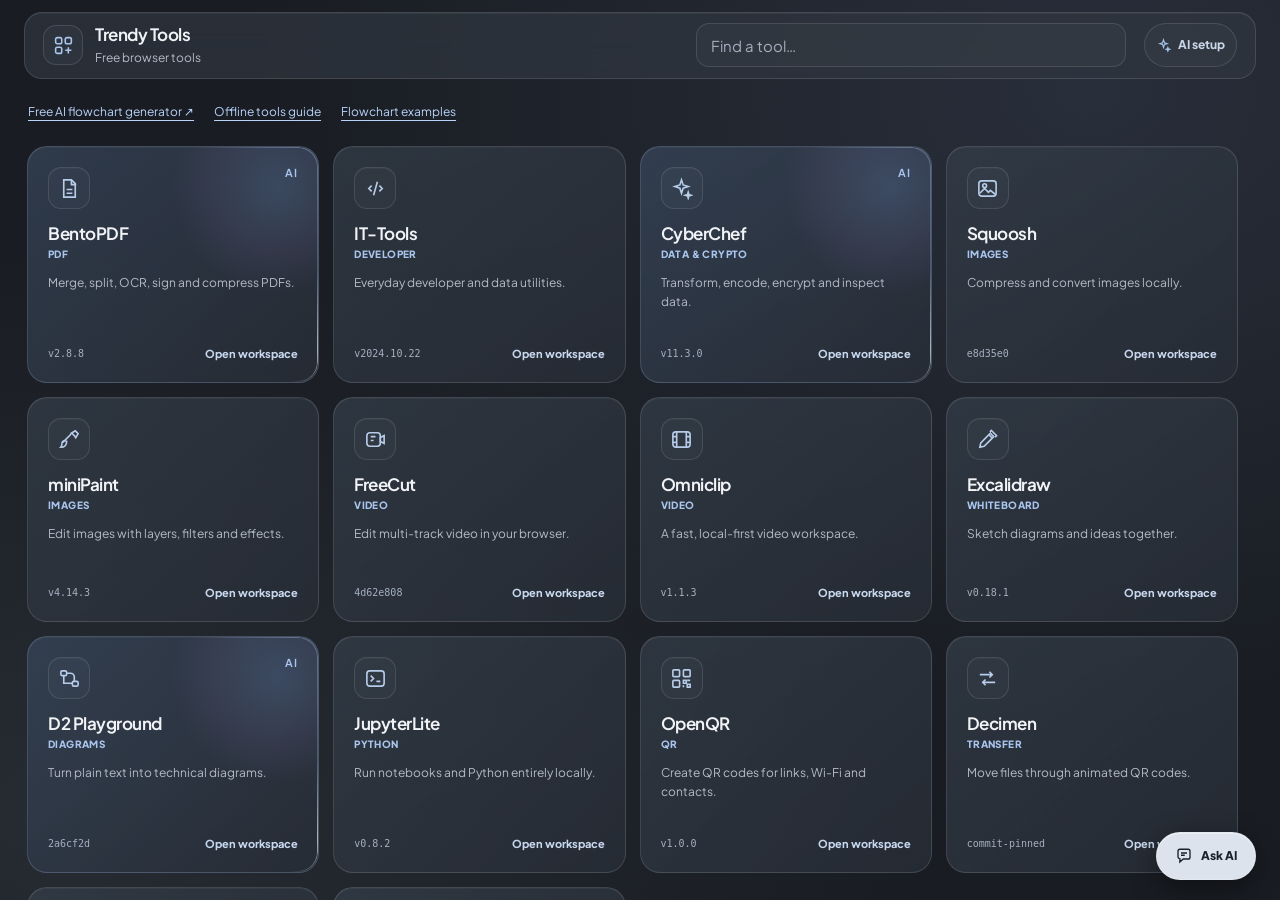
<file: index.html>
<!doctype html>
<html lang="en">
<head>
  <meta charset="utf-8">
  <meta name="viewport" content="width=device-width, initial-scale=1">
  <meta name="theme-color" content="#191c22">
  <link rel="icon" href="/favicon.svg" type="image/svg+xml">
  <link rel="icon" href="/favicon.png" type="image/png" sizes="192x192">
  <link rel="apple-touch-icon" href="/favicon.png">
  <title>Free Browser Tools &amp; AI Flowchart Generator | Trendy Tools</title>
  <meta name="description" content="Free browser tools for PDFs, images, data and diagrams. Create AI flowcharts, use local-processing utilities, and explore practical offline workflows.">
  <meta name="robots" content="index, follow, max-image-preview:large, max-snippet:-1, max-video-preview:-1">
  <link rel="canonical" href="https://tools.rdskills-lab.com/">
  <link rel="alternate" type="text/plain" href="https://tools.rdskills-lab.com/llms.txt" title="LLM Context">
  <meta property="og:site_name" content="Trendy Tools · Radiance Skills Lab">
  <meta property="og:title" content="Free Browser Tools &amp; AI Flowchart Generator | Trendy Tools">
  <meta property="og:description" content="Free browser tools for PDFs, images, data and diagrams. Create AI flowcharts, use local-processing utilities, and explore practical offline workflows.">
  <meta property="og:type" content="website">
  <meta property="og:url" content="https://tools.rdskills-lab.com/">
  <meta property="og:image" content="https://tools.rdskills-lab.com/og-card.png">
  <meta property="og:image:width" content="1200">
  <meta property="og:image:height" content="630">
  <meta property="og:image:alt" content="Trendy Tools — 14 Private Browser Utilities">
  <meta name="twitter:card" content="summary_large_image">
  <meta name="twitter:title" content="Free Browser Tools &amp; AI Flowchart Generator | Trendy Tools">
  <meta name="twitter:description" content="Free browser tools for PDFs, images, data and diagrams. Create AI flowcharts, use local-processing utilities, and explore practical offline workflows.">
  <meta name="twitter:image" content="https://tools.rdskills-lab.com/og-card.png">
  <script type="application/ld+json">{"@context": "https://schema.org", "@graph": [{"@type": "WebApplication", "@id": "https://tools.rdskills-lab.com/#app", "name": "Trendy Tools", "url": "https://tools.rdskills-lab.com/", "applicationCategory": "UtilitiesApplication", "operatingSystem": "Web Browser", "description": "Free browser tools for PDFs, images, data and diagrams. Create AI flowcharts, use local-processing utilities, and explore practical offline workflows.", "author": {"@type": "Organization", "name": "Radiance Skills Lab", "url": "https://rdskills-lab.com/"}, "offers": {"@type": "Offer", "price": "0", "priceCurrency": "USD"}}, {"@type": "ItemList", "@id": "https://tools.rdskills-lab.com/#tool-list", "name": "Trendy Tools Client-Side Browser Utilities", "numberOfItems": 14, "itemListElement": [{"@type": "ListItem", "position": 1, "name": "BentoPDF", "description": "Merge, split, OCR, sign and compress PDFs.", "url": "https://tools.rdskills-lab.com/tools/bentopdf/"}, {"@type": "ListItem", "position": 2, "name": "IT-Tools", "description": "Everyday developer and data utilities.", "url": "https://tools.rdskills-lab.com/tools/it-tools/"}, {"@type": "ListItem", "position": 3, "name": "CyberChef", "description": "Transform, encode, encrypt and inspect data.", "url": "https://tools.rdskills-lab.com/tools/cyberchef/"}, {"@type": "ListItem", "position": 4, "name": "Squoosh", "description": "Compress and convert images locally.", "url": "https://tools.rdskills-lab.com/tools/squoosh/"}, {"@type": "ListItem", "position": 5, "name": "miniPaint", "description": "Edit images with layers, filters and effects.", "url": "https://tools.rdskills-lab.com/tools/minipaint/"}, {"@type": "ListItem", "position": 6, "name": "FreeCut", "description": "Edit multi-track video in your browser.", "url": "https://tools.rdskills-lab.com/tools/freecut/"}, {"@type": "ListItem", "position": 7, "name": "Omniclip", "description": "A fast, local-first video workspace.", "url": "https://tools.rdskills-lab.com/tools/omniclip/"}, {"@type": "ListItem", "position": 8, "name": "Excalidraw", "description": "Sketch diagrams and ideas together.", "url": "https://tools.rdskills-lab.com/tools/excalidraw/"}, {"@type": "ListItem", "position": 9, "name": "D2 Playground", "description": "Turn plain text into technical diagrams.", "url": "https://tools.rdskills-lab.com/tools/d2-playground/"}, {"@type": "ListItem", "position": 10, "name": "JupyterLite", "description": "Run notebooks and Python entirely locally.", "url": "https://tools.rdskills-lab.com/tools/jupyterlite/"}, {"@type": "ListItem", "position": 11, "name": "OpenQR", "description": "Create QR codes for links, Wi-Fi and contacts.", "url": "https://tools.rdskills-lab.com/tools/openqr/"}, {"@type": "ListItem", "position": 12, "name": "Decimen", "description": "Move files through animated QR codes.", "url": "https://tools.rdskills-lab.com/tools/decimen/"}, {"@type": "ListItem", "position": 13, "name": "KeeWeb", "description": "Open and manage local KeePass vaults.", "url": "https://tools.rdskills-lab.com/tools/keeweb/"}, {"@type": "ListItem", "position": 14, "name": "Bolo", "description": "Record your screen and transcribe locally.", "url": "https://tools.rdskills-lab.com/tools/bolo/"}]}]}</script>
  <style>
    :root {
      color-scheme: light;
      --bg: #edf2f4;
      --surface: rgba(255, 255, 255, .7);
      --surface-solid: #f8faf9;
      --surface-hover: #ffffff;
      --line: rgba(35, 55, 66, .13);
      --line-strong: rgba(35, 55, 66, .24);
      --text: #172a33;
      --muted: #667981;
      --blue: #276b89;
      --blue-strong: #1d526c;
      --green: #28795c;
      --amber: #a76a22;
      --shadow: 0 22px 60px rgba(41, 62, 72, .12);
    }

    * { box-sizing: border-box; }
    html { scroll-behavior: smooth; }
    body {
      margin: 0;
      min-height: 100vh;
      color: var(--text);
      background:
        radial-gradient(circle at 8% -5%, rgba(164, 205, 220, .45), transparent 31rem),
        radial-gradient(circle at 92% 9%, rgba(206, 220, 214, .65), transparent 28rem),
        var(--bg);
      font: 15px/1.5 "Avenir Next", "Segoe UI", ui-sans-serif, system-ui, sans-serif;
      -webkit-font-smoothing: antialiased;
    }

    body::before {
      content: "";
      position: fixed;
      inset: 0;
      pointer-events: none;
      opacity: .36;
      background-image:
        linear-gradient(rgba(45,76,88,.045) 1px, transparent 1px),
        linear-gradient(90deg, rgba(45,76,88,.045) 1px, transparent 1px);
      background-size: 44px 44px;
      mask-image: linear-gradient(to bottom, #000, transparent 72%);
    }

    button, input { font: inherit; }
    a { color: inherit; }

    .shell { width: min(1180px, calc(100% - 40px)); margin: 0 auto; }

    .topbar {
      position: relative;
      z-index: 2;
      display: flex;
      align-items: center;
      justify-content: space-between;
      gap: 20px;
      padding: 24px 0;
      border-bottom: 1px solid var(--line);
    }

    .brand { display: flex; align-items: center; gap: 12px; text-decoration: none; }
    .brand-mark {
      display: grid;
      place-items: center;
      width: 40px;
      height: 40px;
      border: 1px solid rgba(31,77,96,.16);
      border-radius: 13px;
      color: #f5fbfc;
      background: linear-gradient(145deg, #4a91aa, #276b89 60%, #1d526c);
      box-shadow: 0 10px 28px rgba(39, 107, 137, .22), inset 0 1px rgba(255,255,255,.35);
    }
    .brand-mark svg { width: 21px; height: 21px; }
    .brand-copy strong { display: block; font-size: 16px; letter-spacing: -.01em; }
    .brand-copy span { color: var(--muted); font-size: 12px; }

    .top-meta { display: flex; align-items: center; gap: 9px; flex-wrap: wrap; justify-content: flex-end; }
    .chip {
      display: inline-flex;
      align-items: center;
      gap: 7px;
      min-height: 32px;
      padding: 6px 10px;
      border: 1px solid var(--line);
      border-radius: 999px;
      color: #506873;
      background: rgba(248, 250, 249, .72);
      font-size: 12px;
      font-weight: 650;
    }
    .chip svg { width: 14px; height: 14px; color: var(--blue); }
    .status-dot { width: 7px; height: 7px; border-radius: 50%; background: var(--green); box-shadow: 0 0 0 4px rgba(40, 121, 92, .1); }

    main { position: relative; z-index: 1; padding: 74px 0 56px; }
    .hero { max-width: 760px; animation: rise .65s cubic-bezier(.2,.75,.25,1) both; }
    .eyebrow {
      display: inline-flex;
      align-items: center;
      gap: 8px;
      margin-bottom: 16px;
      color: var(--blue);
      font-size: 12px;
      font-weight: 750;
      letter-spacing: .12em;
      text-transform: uppercase;
    }
    .eyebrow svg { width: 15px; height: 15px; }
    h1 {
      max-width: 680px;
      margin: 0;
      font-size: clamp(40px, 7vw, 72px);
      line-height: .98;
      letter-spacing: -.065em;
      text-wrap: balance;
    }
    .hero p {
      max-width: 560px;
      margin: 22px 0 0;
      color: var(--muted);
      font-size: clamp(16px, 2vw, 19px);
    }

    .controls {
      display: flex;
      align-items: center;
      justify-content: space-between;
      gap: 16px;
      margin: 48px 0 22px;
      animation: rise .65s .08s cubic-bezier(.2,.75,.25,1) both;
    }
    .search {
      position: relative;
      flex: 1;
      max-width: 390px;
    }
    .search svg {
      position: absolute;
      left: 14px;
      top: 50%;
      width: 17px;
      height: 17px;
      color: #74839b;
      transform: translateY(-50%);
      pointer-events: none;
    }
    .search input {
      width: 100%;
      height: 43px;
      padding: 0 15px 0 42px;
      border: 1px solid var(--line);
      border-radius: 12px;
      outline: none;
      color: var(--text);
      background: rgba(248, 250, 249, .82);
      transition: border-color .2s, box-shadow .2s, background .2s;
    }
    .search input::placeholder { color: #6f7d94; }
    .search input:focus { border-color: rgba(39, 107, 137, .55); background: #fff; box-shadow: 0 0 0 4px rgba(39,107,137,.1); }

    .tools { display: grid; grid-template-columns: repeat(3, minmax(0, 1fr)); gap: 16px; }
    .tool {
      --hue: 220;
      position: relative;
      min-height: 246px;
      display: flex;
      flex-direction: column;
      padding: 21px;
      overflow: hidden;
      border: 1px solid var(--line);
      border-radius: 8px 24px 8px 8px;
      color: inherit;
      text-decoration: none;
      background: linear-gradient(150deg, rgba(255,255,255,.82), rgba(243,247,247,.72));
      box-shadow: 0 1px 0 rgba(255,255,255,.7) inset, 0 10px 30px rgba(65,84,91,.045);
      animation: card-in .55s calc(var(--i) * 38ms + 120ms) cubic-bezier(.2,.75,.25,1) both;
      transition: transform .22s ease, border-color .22s ease, background .22s ease, box-shadow .22s ease;
      cursor: pointer;
    }
    .tool::before {
      content: "";
      position: absolute;
      inset: 0 auto 0 0;
      width: 4px;
      background: hsl(var(--hue) 45% 45% / .7);
      transition: width .22s ease;
    }
    .tool:hover { transform: translateY(-5px); border-color: hsl(var(--hue) 35% 46% / .32); background: #fff; box-shadow: var(--shadow); }
    .tool:hover::before { width: 7px; }
    .tool.disabled { cursor: default; opacity: .66; }
    .tool.disabled:hover { transform: none; box-shadow: 0 10px 30px rgba(65,84,91,.045); }
    .tool[hidden] { display: none; }

    .tool-top { display: flex; justify-content: space-between; align-items: flex-start; gap: 12px; }
    .tool-icon {
      position: relative;
      z-index: 1;
      display: grid;
      place-items: center;
      width: 42px;
      height: 42px;
      flex: 0 0 42px;
      border: 1px solid hsl(var(--hue) 35% 42% / .18);
      border-radius: 11px;
      color: hsl(var(--hue) 38% 35%);
      background: hsl(var(--hue) 38% 88% / .68);
    }
    .tool-icon svg { width: 21px; height: 21px; }
    .tool h2 { margin: 27px 0 4px; font-size: 19px; line-height: 1.2; letter-spacing: -.025em; }
    .category { color: hsl(var(--hue) 34% 38%); font-size: 10px; font-weight: 800; letter-spacing: .08em; text-transform: uppercase; }
    .description { margin: 12px 0 22px; color: var(--muted); font-size: 13px; line-height: 1.52; flex: 1; }
    .tool-footer { display: flex; align-items: center; justify-content: space-between; gap: 10px; }
    .version { color: #7c8d93; font: 10px/1.2 ui-monospace, SFMono-Regular, Menlo, Consolas, monospace; }
    .availability { color: #58707a; font-size: 11px; font-weight: 750; }
    .ai-badge { display: inline-flex; align-items: center; gap: 6px; margin-top: 14px; padding: 6px 9px; width: max-content; border: 1px solid rgba(55, 97, 180, .28); border-radius: 999px; color: #234f80; background: rgba(207, 222, 250, .72); box-shadow: 0 4px 12px rgba(51, 91, 165, .1); font-size: 10px; font-weight: 850; letter-spacing: .06em; text-transform: uppercase; }
    .ai-badge::before { content: "✦"; font-size: 11px; }
    .tool.ai-featured { border-color: rgba(57, 102, 175, .35); background: linear-gradient(135deg, rgba(224, 237, 255, .96), rgba(247, 251, 255, .94) 58%, rgba(228, 244, 240, .9)); box-shadow: 0 1px 0 rgba(255,255,255,.85) inset, 0 16px 42px rgba(49, 87, 143, .13); }
    .tool.ai-featured::before { width: 7px; background: linear-gradient(180deg, #426fcb, #3b8c82); }
    .tool.ai-featured::after { content: "AI"; position: absolute; top: 18px; right: 18px; color: rgba(38, 79, 135, .38); font-size: 42px; font-weight: 900; line-height: 1; letter-spacing: -.08em; }
    .tool.ai-featured .tool-icon { border-color: rgba(52, 96, 172, .28); color: #315e9c; background: rgba(220, 233, 255, .9); box-shadow: 0 8px 20px rgba(54, 93, 160, .12); }
    .tool.ai-featured:hover { border-color: rgba(45, 91, 166, .55); background: linear-gradient(135deg, #e3efff, #fff 58%, #e8f7f3); box-shadow: 0 24px 58px rgba(47, 85, 142, .2); }

    .empty { display: none; padding: 56px 20px; text-align: center; color: var(--muted); border: 1px dashed var(--line-strong); border-radius: 17px; }
    .empty.show { display: block; }
    .empty svg { width: 28px; height: 28px; margin-bottom: 8px; color: #74839b; }

    footer { position: relative; z-index: 1; padding: 0 0 32px; color: #6f7d94; font-size: 12px; }
    .footer-inner { display: flex; justify-content: space-between; gap: 16px; padding-top: 22px; border-top: 1px solid var(--line); }

    :focus-visible { outline: 2px solid #91b4ff; outline-offset: 3px; }
    @keyframes rise { from { opacity: 0; transform: translateY(14px); } to { opacity: 1; transform: translateY(0); } }
    @keyframes card-in { from { opacity: 0; transform: translateY(14px) scale(.985); } to { opacity: 1; transform: translateY(0) scale(1); } }

    .ai-trigger {
      display: inline-flex;
      align-items: center;
      gap: 7px;
      min-height: 34px;
      padding: 6px 11px;
      border: 1px solid rgba(120, 166, 255, .3);
      border-radius: 999px;
      color: #244f62;
      background: rgba(248,250,249,.78);
      cursor: pointer;
      font-size: 12px;
      font-weight: 750;
      transition: transform .18s, border-color .18s, background .18s;
    }
    .ai-trigger:hover { transform: translateY(-1px); border-color: rgba(39,107,137,.45); background: #fff; }
    .ai-trigger svg { width: 15px; height: 15px; color: var(--blue); }
    .ai-trigger.configured::after { content: ""; width: 6px; height: 6px; border-radius: 50%; background: var(--green); box-shadow: 0 0 0 3px rgba(85,223,160,.11); }

    .ai-dialog {
      width: min(520px, calc(100% - 28px));
      height: min(760px, calc(100vh - 28px));
      padding: 0;
      overflow: auto;
      border: 1px solid var(--line-strong);
      border-radius: 20px;
      color: var(--text);
      background: #f7faf9;
      box-shadow: 0 30px 90px rgba(38,55,64,.25);
    }
    .ai-dialog::backdrop { background: rgba(43,58,66,.42); backdrop-filter: blur(8px); }
    .ai-dialog[open] { animation: dialog-in .22s ease-out both; }
    .ai-panel { padding: 22px; }
    .ai-head { display: flex; align-items: flex-start; justify-content: space-between; gap: 18px; }
    .ai-title { display: flex; gap: 12px; align-items: center; }
    .ai-title-icon { display: grid; place-items: center; width: 40px; height: 40px; border: 1px solid rgba(39,107,137,.2); border-radius: 12px; color: var(--blue); background: rgba(185,219,229,.3); }
    .ai-title-icon svg { width: 20px; height: 20px; }
    .ai-title h2 { margin: 0; font-size: 18px; letter-spacing: -.02em; }
    .ai-title p { margin: 2px 0 0; color: var(--muted); font-size: 12px; }
    .icon-button { display: grid; place-items: center; width: 34px; height: 34px; padding: 0; border: 1px solid var(--line); border-radius: 9px; color: var(--muted); background: rgba(255,255,255,.55); cursor: pointer; }
    .icon-button:hover { color: var(--text); border-color: var(--line-strong); }
    .icon-button svg { width: 17px; height: 17px; }
    .ai-note { display: flex; gap: 9px; margin: 20px 0; padding: 11px 12px; border: 1px solid rgba(167,106,34,.18); border-radius: 11px; color: #81561f; background: rgba(219,188,142,.16); font-size: 12px; }
    .ai-note svg { width: 16px; height: 16px; flex: 0 0 16px; margin-top: 1px; color: var(--amber); }
    .ai-tabs { display: grid; grid-template-columns: repeat(3, 1fr); gap: 4px; padding: 4px; margin-bottom: 18px; border: 1px solid var(--line); border-radius: 12px; background: #e9eff0; }
    .ai-tab { min-height: 35px; border: 0; border-radius: 8px; color: var(--muted); background: transparent; cursor: pointer; font-size: 12px; font-weight: 750; }
    .ai-tab.active { color: #f7fbfc; background: var(--blue-strong); }
    .ai-provider-panel { display: grid; gap: 12px; }
    .ai-provider-panel[hidden], .ai-form[hidden], .ai-auth-models[hidden] { display: none; }
    .ai-auth-state { margin: 0; color: var(--muted); font-size: 13px; }
    .ai-auth-models { display: grid; gap: 9px; padding-top: 6px; }
    .ai-auth-models select { width: 100%; height: 43px; padding: 0 12px; border: 1px solid var(--line); border-radius: 10px; color: var(--text); background: #fff; }
    .ai-form { display: grid; gap: 15px; }
    .field { display: grid; gap: 7px; }
    .field-row { display: flex; align-items: center; justify-content: space-between; gap: 12px; }
    .field label, .field-label { color: #c9d3e4; font-size: 12px; font-weight: 700; }
    .field input, .field select {
      width: 100%;
      height: 43px;
      padding: 0 12px;
      border: 1px solid var(--line);
      border-radius: 10px;
      outline: none;
      color: var(--text);
      background: #fff;
      transition: border-color .18s, box-shadow .18s;
    }
    .field input:focus, .field select:focus { border-color: rgba(120,166,255,.62); box-shadow: 0 0 0 4px rgba(79,124,255,.1); }
     .field input[readonly] { color: #8795aa; background: #0d1321; }
     .field-inline { display: flex; gap: 8px; align-items: center; }
     .field-inline input { flex: 1; }
     .field-inline .btn { flex: 0 0 auto; white-space: nowrap; }
    .key-wrap { position: relative; }
    .key-wrap input { padding-right: 48px; font-family: ui-monospace, SFMono-Regular, Menlo, Consolas, monospace; }
    .key-toggle { position: absolute; right: 5px; top: 5px; width: 34px; height: 33px; border: 0; border-radius: 7px; color: #8492a8; background: transparent; cursor: pointer; }
    .key-toggle:hover { color: white; background: rgba(255,255,255,.05); }
    .key-toggle svg { width: 17px; height: 17px; }
    .field-hint { color: #718098; font-size: 11px; }
    .field-hint a { color: #9db9ff; text-decoration: none; }
    .field-hint a:hover { text-decoration: underline; }
    .ai-actions { display: flex; align-items: center; justify-content: space-between; gap: 12px; margin-top: 5px; padding-top: 17px; border-top: 1px solid var(--line); }
    .ai-actions-right { display: flex; gap: 8px; }
    .btn { min-height: 38px; padding: 8px 13px; border-radius: 9px; font-size: 12px; font-weight: 750; cursor: pointer; }
    .btn-secondary { border: 1px solid var(--line); color: #536a74; background: rgba(255,255,255,.55); }
    .btn-secondary:hover { color: var(--text); border-color: var(--line-strong); }
    .btn-primary { border: 1px solid rgba(39,107,137,.3); color: white; background: linear-gradient(135deg, #347f9d, #1d526c); box-shadow: 0 8px 20px rgba(39,107,137,.18); }
    .btn-primary:hover { filter: brightness(1.08); }
    .save-status { min-height: 18px; margin: 11px 0 0; color: var(--green); font-size: 11px; }
    .save-status.error { color: #ff8f9b; }
    .ask-ai-fab { position: fixed; right: 24px; bottom: 24px; z-index: 8; display: inline-flex; align-items: center; gap: 8px; min-height: 48px; padding: 0 18px; border: 1px solid rgba(39,107,137,.28); border-radius: 999px; color: #fff; background: linear-gradient(135deg, #347f9d, #1d526c); box-shadow: 0 14px 34px rgba(39,107,137,.26); cursor: pointer; font-weight: 800; }
    .ask-ai-fab:hover { transform: translateY(-2px); box-shadow: 0 18px 38px rgba(39,107,137,.32); }
    .ask-ai-fab svg { width: 18px; height: 18px; }
    .chat-dialog { width: min(680px, calc(100% - 28px)); height: min(720px, calc(100vh - 28px)); padding: 0; overflow: hidden; border: 1px solid var(--line-strong); border-radius: 20px; color: var(--text); background: #f7faf9; box-shadow: 0 30px 90px rgba(38,55,64,.28); }
    .chat-dialog::backdrop { background: rgba(43,58,66,.42); backdrop-filter: blur(8px); }
    .chat-shell { height: 100%; display: grid; grid-template-rows: auto 1fr auto; }
    .chat-head { display: flex; align-items: center; justify-content: space-between; gap: 16px; padding: 17px 19px; border-bottom: 1px solid var(--line); }
    .chat-title h2 { margin: 0; font-size: 17px; letter-spacing: -.02em; }
    .chat-title p { margin: 2px 0 0; color: var(--muted); font-size: 11px; }
    .chat-head-actions { display: flex; gap: 8px; }
    .chat-messages { min-height: 0; overflow-y: auto; padding: 22px; scroll-behavior: smooth; }
    .chat-empty { max-width: 410px; margin: 20% auto 0; color: var(--muted); text-align: center; }
    .chat-empty strong { display: block; margin-bottom: 5px; color: var(--text); font-size: 18px; }
    .chat-message { display: grid; gap: 5px; max-width: 88%; margin-bottom: 18px; }
    .chat-message.user { margin-left: auto; }
    .chat-role { color: #74868e; font-size: 10px; font-weight: 850; letter-spacing: .08em; text-transform: uppercase; }
    .chat-message.user .chat-role { text-align: right; }
    .chat-bubble { padding: 12px 14px; border: 1px solid var(--line); border-radius: 14px; background: #fff; line-height: 1.55; overflow-wrap: anywhere; }
    .chat-message.user .chat-bubble { color: #f7fbfc; border-color: transparent; border-bottom-right-radius: 4px; background: var(--blue-strong); }
    .chat-message.assistant .chat-bubble { border-bottom-left-radius: 4px; }
    .chat-message.error .chat-bubble { border-color: rgba(174,73,73,.25); background: #fff4f2; }
    .typing-indicator { display: inline-flex; align-items: center; gap: 4px; min-height: 18px; }
    .typing-indicator span { width: 6px; height: 6px; border-radius: 50%; background: #78909a; animation: typing-dot 1.1s infinite ease-in-out; }
    .typing-indicator span:nth-child(2) { animation-delay: .16s; }
    .typing-indicator span:nth-child(3) { animation-delay: .32s; }
    .chat-bubble > :first-child { margin-top: 0; }
    .chat-bubble > :last-child { margin-bottom: 0; }
    .chat-bubble p, .chat-bubble ul, .chat-bubble ol, .chat-bubble pre, .chat-bubble blockquote, .chat-bubble table { margin: .65em 0; }
    .chat-bubble ul, .chat-bubble ol { padding-left: 1.35em; }
    .chat-bubble a { color: #1d6687; text-decoration: underline; text-underline-offset: 2px; }
    .chat-message.user .chat-bubble a { color: #d5f2ff; }
    .chat-bubble code { padding: .12em .34em; border-radius: 4px; background: #e8eef0; font: .9em/1.4 ui-monospace, SFMono-Regular, Menlo, Consolas, monospace; }
    .chat-bubble pre { overflow-x: auto; padding: 12px; border-radius: 9px; color: #eaf4f6; background: #18303a; }
    .chat-bubble pre code { padding: 0; color: inherit; background: transparent; }
    .chat-bubble blockquote { padding-left: 12px; border-left: 3px solid #9bb8c4; color: var(--muted); }
    .chat-bubble table { width: 100%; border-collapse: collapse; font-size: 13px; }
    .chat-bubble th, .chat-bubble td { padding: 6px 8px; border: 1px solid var(--line); text-align: left; }
    .chat-compose { padding: 14px; border-top: 1px solid var(--line); background: rgba(237,242,244,.7); }
    .chat-compose-row { display: flex; align-items: flex-end; gap: 9px; }
    .chat-input { min-height: 46px; max-height: 150px; flex: 1; resize: none; padding: 12px 13px; border: 1px solid var(--line-strong); border-radius: 12px; outline: none; color: var(--text); background: #fff; }
    .chat-input:focus { border-color: rgba(39,107,137,.55); box-shadow: 0 0 0 4px rgba(39,107,137,.1); }
    .chat-send { width: 46px; height: 46px; display: grid; place-items: center; flex: 0 0 46px; border: 0; border-radius: 12px; color: #fff; background: var(--blue-strong); cursor: pointer; }
    .chat-send:disabled { cursor: default; opacity: .48; }
    .chat-send svg { width: 19px; height: 19px; }
    .chat-status { min-height: 17px; margin: 6px 2px 0; color: var(--muted); font-size: 10px; }
    @keyframes dialog-in { from { opacity: 0; transform: translateY(8px) scale(.985); } to { opacity: 1; transform: translateY(0) scale(1); } }
    @keyframes typing-dot { 0%, 60%, 100% { opacity: .32; transform: translateY(0); } 30% { opacity: 1; transform: translateY(-3px); } }

    @media (max-width: 980px) { .tools { grid-template-columns: repeat(3, minmax(0, 1fr)); } }
    @media (max-width: 740px) {
      .shell { width: min(100% - 28px, 1180px); }
      .topbar { align-items: flex-start; }
      .brand-copy span, .top-meta .chip:last-child { display: none; }
      main { padding-top: 52px; }
      .controls { align-items: stretch; flex-direction: column; margin-top: 38px; }
      .search { max-width: none; }
      .tools { grid-template-columns: repeat(2, minmax(0, 1fr)); }
    }
    @media (max-width: 500px) {
      .top-meta .chip:not(:first-child) { display: none; }
      .ai-trigger span { display: none; }
      .ai-trigger { width: 34px; padding: 0; justify-content: center; }
      .ai-actions { align-items: stretch; flex-direction: column; }
      .ai-actions-right { display: grid; grid-template-columns: 1fr 1fr; }
      .btn { width: 100%; }
      h1 { font-size: 43px; }
      .tools { grid-template-columns: 1fr; }
      .ask-ai-fab { right: 14px; bottom: 14px; }
      .chat-dialog { width: calc(100% - 14px); height: calc(100vh - 14px); }
      .chat-message { max-width: 94%; }
      .tool { min-height: 205px; }
      .footer-inner { flex-direction: column; }
    }
    @media (prefers-reduced-motion: reduce) {
      *, *::before, *::after { scroll-behavior: auto !important; animation-duration: .01ms !important; animation-delay: 0ms !important; transition-duration: .01ms !important; }
    }
  </style>
<link rel="stylesheet" href="/arctic-dashboard.css?v=10"><style>.discovery-links{display:flex;flex-wrap:wrap;gap:8px 20px;padding:0 4px 14px;font-size:12px;flex:none}.discovery-links a{color:#b8d3fa;min-height:32px;display:inline-flex;align-items:center;text-underline-offset:4px}@media(max-width:760px){.discovery-links{font-size:11px;gap:4px 14px;padding-bottom:8px}}</style></head>
<body><a class="skip" href="#dashboard">Skip to tools</a>
  <div class="shell">
    <header class="topbar">
      <a class="brand" href="/" aria-label="Trendy Tools home">
        <span class="brand-mark" aria-hidden="true">
          <svg viewBox="0 0 24 24" fill="none" stroke="currentColor" stroke-width="1.8"><rect x="3" y="3" width="7" height="7" rx="2"/><rect x="14" y="3" width="7" height="7" rx="2"/><rect x="3" y="14" width="7" height="7" rx="2"/><path d="M17.5 14v7M14 17.5h7"/></svg>
        </span>
        <span class="brand-copy"><h1>Trendy Tools</h1><span>Free browser tools</span></span>
      </a>
<div class="header-search" id="header-search"><label class="search">
        <input aria-label="Find a tool" id="search" type="search" placeholder="Find a tool…" autocomplete="off">
      </label><button type="button" id="search-close" class="search-close" aria-label="Close search">×</button></div>
      <div class="top-meta"><button id="search-toggle" class="search-toggle" type="button" aria-label="Open search" aria-expanded="false" aria-controls="header-search"><svg viewBox="0 0 24 24" fill="none" stroke="currentColor" stroke-width="1.6" aria-hidden="true"><circle cx="10.5" cy="10.5" r="6.5"/><path stroke-linecap="round" d="m16 16 4 4"/></svg></button>
        <button aria-label="AI setup" class="ai-trigger" id="ai-open" type="button" aria-haspopup="dialog" aria-controls="ai-dialog">
          <svg viewBox="0 0 24 24" fill="none" stroke="currentColor" stroke-width="1.8" aria-hidden="true"><path d="m12 3 1.5 4.5L18 9l-4.5 1.5L12 15l-1.5-4.5L6 9l4.5-1.5L12 3Z"/><path d="m19 15 .8 2.2L22 18l-2.2.8L19 21l-.8-2.2L16 18l2.2-.8L19 15Z"/></svg>
          <span id="ai-trigger-label">AI setup</span>
        </button>
      </div>
    </header>
  </div>

  <main class="shell" id="dashboard" tabindex="-1">




<nav class="discovery-links" aria-label="Tool guides"><a href="/ai-flowchart/">Free AI flowchart generator ↗</a><a href="/offline-tools/">Offline tools guide</a><a href="/ai-flowchart-examples/">Flowchart examples</a></nav><div class="grid-scroll" tabindex="0" role="region" aria-label="Tool library">    <section class="tools" id="tools" aria-live="polite"><a class="tool ai-featured" href="/tools/bentopdf/" style="--hue:198;--i:0" aria-label="Open BentoPDF">
           <div class="tool-top">
             <span class="tool-icon" aria-hidden="true"><svg viewBox="0 0 24 24" fill="none" stroke="currentColor" stroke-width="1.7"><path d="M6 3h8l4 4v14H6z"/><path d="M14 3v5h5M9 13h6M9 17h6"/></svg></span>
           </div>
           <h2>BentoPDF</h2>
           <span class="category">PDF</span>
           <p class="description">Merge, split, OCR, sign and compress PDFs.</p>
           <span class="ai-corner" aria-label="AI powered">AI</span>
           <div class="tool-footer">
             <span class="version">v2.8.8</span>
             <span class="availability">Open workspace</span>
           </div>
         </a>
<a class="tool " href="/tools/it-tools/" style="--hue:191;--i:1" aria-label="Open IT-Tools">
           <div class="tool-top">
             <span class="tool-icon" aria-hidden="true"><svg viewBox="0 0 24 24" fill="none" stroke="currentColor" stroke-width="1.7"><path d="m8 9-3 3 3 3M16 9l3 3-3 3M14 5l-4 14"/></svg></span>
           </div>
           <h2>IT-Tools</h2>
           <span class="category">Developer</span>
           <p class="description">Everyday developer and data utilities.</p>
           
           <div class="tool-footer">
             <span class="version">v2024.10.22</span>
             <span class="availability">Open workspace</span>
           </div>
         </a>
<a class="tool ai-featured" href="/tools/cyberchef/" style="--hue:273;--i:2" aria-label="Open CyberChef">
           <div class="tool-top">
             <span class="tool-icon" aria-hidden="true"><svg viewBox="0 0 24 24" fill="none" stroke="currentColor" stroke-width="1.7"><path d="m12 3 1.7 5.3L19 10l-5.3 1.7L12 17l-1.7-5.3L5 10l5.3-1.7L12 3Z"/><path d="m19 16 .7 2.3L22 19l-2.3.7L19 22l-.7-2.3L16 19l2.3-.7L19 16Z"/></svg></span>
           </div>
           <h2>CyberChef</h2>
           <span class="category">Data & Crypto</span>
           <p class="description">Transform, encode, encrypt and inspect data.</p>
           <span class="ai-corner" aria-label="AI powered">AI</span>
           <div class="tool-footer">
             <span class="version">v11.3.0</span>
             <span class="availability">Open workspace</span>
           </div>
         </a>
<a class="tool " href="/tools/squoosh/" style="--hue:326;--i:3" aria-label="Open Squoosh">
           <div class="tool-top">
             <span class="tool-icon" aria-hidden="true"><svg viewBox="0 0 24 24" fill="none" stroke="currentColor" stroke-width="1.7"><rect x="3" y="4" width="18" height="16" rx="3"/><circle cx="9" cy="9" r="2"/><path d="m4 17 5-5 4 4 2-2 5 4"/></svg></span>
           </div>
           <h2>Squoosh</h2>
           <span class="category">Images</span>
           <p class="description">Compress and convert images locally.</p>
           
           <div class="tool-footer">
             <span class="version">e8d35e0</span>
             <span class="availability">Open workspace</span>
           </div>
         </a>
<a class="tool " href="/tools/minipaint/" style="--hue:342;--i:4" aria-label="Open miniPaint">
           <div class="tool-top">
             <span class="tool-icon" aria-hidden="true"><svg viewBox="0 0 24 24" fill="none" stroke="currentColor" stroke-width="1.7"><path d="m14 5 5 5M13 6l5-3 3 3-3 5M13.5 6.5 5 15"/><path d="M9 14c0 4-2 6-6 6 2-2 0-4 2-6 1-1 3-1 4 0Z"/></svg></span>
           </div>
           <h2>miniPaint</h2>
           <span class="category">Images</span>
           <p class="description">Edit images with layers, filters and effects.</p>
           
           <div class="tool-footer">
             <span class="version">v4.14.3</span>
             <span class="availability">Open workspace</span>
           </div>
         </a>
<a class="tool " href="/tools/freecut/" style="--hue:14;--i:5" aria-label="Open FreeCut">
           <div class="tool-top">
             <span class="tool-icon" aria-hidden="true"><svg viewBox="0 0 24 24" fill="none" stroke="currentColor" stroke-width="1.7"><rect x="3" y="5" width="14" height="14" rx="3"/><path d="m17 10 4-2v8l-4-2z"/><path d="M7 9h5M7 13h3"/></svg></span>
           </div>
           <h2>FreeCut</h2>
           <span class="category">Video</span>
           <p class="description">Edit multi-track video in your browser.</p>
           
           <div class="tool-footer">
             <span class="version">4d62e808</span>
             <span class="availability">Open workspace</span>
           </div>
         </a>
<a class="tool " href="/tools/omniclip/" style="--hue:24;--i:6" aria-label="Open Omniclip">
           <div class="tool-top">
             <span class="tool-icon" aria-hidden="true"><svg viewBox="0 0 24 24" fill="none" stroke="currentColor" stroke-width="1.7"><rect x="3" y="4" width="18" height="16" rx="3"/><path d="M7 4v16M17 4v16M3 9h4M17 9h4M3 15h4M17 15h4"/></svg></span>
           </div>
           <h2>Omniclip</h2>
           <span class="category">Video</span>
           <p class="description">A fast, local-first video workspace.</p>
           
           <div class="tool-footer">
             <span class="version">v1.1.3</span>
             <span class="availability">Open workspace</span>
           </div>
         </a>
<a class="tool " href="/tools/excalidraw/" style="--hue:250;--i:7" aria-label="Open Excalidraw">
           <div class="tool-top">
             <span class="tool-icon" aria-hidden="true"><svg viewBox="0 0 24 24" fill="none" stroke="currentColor" stroke-width="1.7"><path d="m4 20 4.5-1 10-10-3.5-3.5-10 10L4 20Z"/><path d="m13.5 7 3.5 3.5M14.5 4l1.5-1.5L21.5 8 20 9.5"/></svg></span>
           </div>
           <h2>Excalidraw</h2>
           <span class="category">Whiteboard</span>
           <p class="description">Sketch diagrams and ideas together.</p>
           
           <div class="tool-footer">
             <span class="version">v0.18.1</span>
             <span class="availability">Open workspace</span>
           </div>
         </a>
<a class="tool ai-featured" href="/tools/d2-playground/" style="--hue:202;--i:8" aria-label="Open D2 Playground">
           <div class="tool-top">
             <span class="tool-icon" aria-hidden="true"><svg viewBox="0 0 24 24" fill="none" stroke="currentColor" stroke-width="1.7"><rect x="3" y="4" width="6" height="5" rx="1.5"/><rect x="15" y="15" width="6" height="5" rx="1.5"/><path d="M9 6.5h4a4 4 0 0 1 4 4V15M6 9v8h9"/></svg></span>
           </div>
           <h2>D2 Playground</h2>
           <span class="category">Diagrams</span>
           <p class="description">Turn plain text into technical diagrams.</p>
           <span class="ai-corner" aria-label="AI powered">AI</span>
           <div class="tool-footer">
             <span class="version">2a6cf2d</span>
             <span class="availability">Open workspace</span>
           </div>
         </a>
<a class="tool " href="/tools/jupyterlite/" style="--hue:32;--i:9" aria-label="Open JupyterLite">
           <div class="tool-top">
             <span class="tool-icon" aria-hidden="true"><svg viewBox="0 0 24 24" fill="none" stroke="currentColor" stroke-width="1.7"><rect x="3" y="4" width="18" height="16" rx="3"/><path d="m7 9 3 3-3 3M13 15h4"/></svg></span>
           </div>
           <h2>JupyterLite</h2>
           <span class="category">Python</span>
           <p class="description">Run notebooks and Python entirely locally.</p>
           
           <div class="tool-footer">
             <span class="version">v0.8.2</span>
             <span class="availability">Open workspace</span>
           </div>
         </a>
<a class="tool " href="/tools/openqr/" style="--hue:160;--i:10" aria-label="Open OpenQR">
           <div class="tool-top">
             <span class="tool-icon" aria-hidden="true"><svg viewBox="0 0 24 24" fill="none" stroke="currentColor" stroke-width="1.7"><rect x="3" y="3" width="7" height="7" rx="1"/><rect x="14" y="3" width="7" height="7" rx="1"/><rect x="3" y="14" width="7" height="7" rx="1"/><path d="M14 14h3v3h-3zM18 18h3v3h-3zM18 14h3M14 19v2"/></svg></span>
           </div>
           <h2>OpenQR</h2>
           <span class="category">QR</span>
           <p class="description">Create QR codes for links, Wi-Fi and contacts.</p>
           
           <div class="tool-footer">
             <span class="version">v1.0.0</span>
             <span class="availability">Open workspace</span>
           </div>
         </a>
<a class="tool " href="/tools/decimen/" style="--hue:173;--i:11" aria-label="Open Decimen">
           <div class="tool-top">
             <span class="tool-icon" aria-hidden="true"><svg viewBox="0 0 24 24" fill="none" stroke="currentColor" stroke-width="1.7"><path d="M4 8h13M14 5l3 3-3 3M20 16H7M10 13l-3 3 3 3"/></svg></span>
           </div>
           <h2>Decimen</h2>
           <span class="category">Transfer</span>
           <p class="description">Move files through animated QR codes.</p>
           
           <div class="tool-footer">
             <span class="version">commit-pinned</span>
             <span class="availability">Open workspace</span>
           </div>
         </a>
<a class="tool " href="/tools/keeweb/" style="--hue:215;--i:12" aria-label="Open KeeWeb">
           <div class="tool-top">
             <span class="tool-icon" aria-hidden="true"><svg viewBox="0 0 24 24" fill="none" stroke="currentColor" stroke-width="1.7"><rect x="4" y="10" width="16" height="11" rx="3"/><path d="M8 10V7a4 4 0 0 1 8 0v3M12 14v3"/></svg></span>
           </div>
           <h2>KeeWeb</h2>
           <span class="category">Passwords</span>
           <p class="description">Open and manage local KeePass vaults.</p>
           
           <div class="tool-footer">
             <span class="version">v1.18.9 pre</span>
             <span class="availability">Open workspace</span>
           </div>
         </a>
<a class="tool " href="/tools/bolo/" style="--hue:355;--i:13" aria-label="Open Bolo">
           <div class="tool-top">
             <span class="tool-icon" aria-hidden="true"><svg viewBox="0 0 24 24" fill="none" stroke="currentColor" stroke-width="1.7"><rect x="9" y="3" width="6" height="12" rx="3"/><path d="M5 11a7 7 0 0 0 14 0M12 18v3M9 21h6"/></svg></span>
           </div>
           <h2>Bolo</h2>
           <span class="category">Recording</span>
           <p class="description">Record your screen and transcribe locally.</p>
           
           <div class="tool-footer">
             <span class="version">commit-pinned</span>
             <span class="availability">Open workspace</span>
           </div>
         </a></section>
    <div class="empty" id="empty">
      <svg viewBox="0 0 24 24" fill="none" stroke="currentColor" stroke-width="1.7" aria-hidden="true"><circle cx="11" cy="11" r="7"/><path d="m20 20-4-4"/></svg>
      <div>No matching tools.</div>
    </div></div>
  </main>



  <dialog class="ai-dialog" id="ai-dialog" aria-labelledby="ai-dialog-title">
    <div class="ai-panel">
      <div class="ai-head">
        <div class="ai-title">
          <span class="ai-title-icon" aria-hidden="true">
            <svg viewBox="0 0 24 24" fill="none" stroke="currentColor" stroke-width="1.8"><path d="M9 4h6M9 20h6M12 4v4M12 16v4"/><rect x="4" y="8" width="16" height="8" rx="4"/><circle cx="9" cy="12" r="1" fill="currentColor" stroke="none"/><circle cx="15" cy="12" r="1" fill="currentColor" stroke="none"/></svg>
          </span>
          <div><h2 id="ai-dialog-title">AI setup</h2><p>Saved only in this browser.</p></div>
        </div>
        <button class="icon-button" id="ai-close" type="button" aria-label="Close AI setup">
          <svg viewBox="0 0 24 24" fill="none" stroke="currentColor" stroke-width="1.8"><path d="m6 6 12 12M18 6 6 18"/></svg>
        </button>
      </div>

      <div class="ai-note">
        <svg viewBox="0 0 24 24" fill="none" stroke="currentColor" stroke-width="1.8" aria-hidden="true"><path d="M12 3 2.8 19h18.4L12 3Z"/><path d="M12 9v4M12 17h.01"/></svg>
        <span>Authentication stays in your browser. Manual keys are stored locally and should be rate-limited.</span>
      </div>

      <div class="ai-tabs" role="tablist" aria-label="AI provider">
        <button class="ai-tab active" id="ai-tab-openrouter" type="button" role="tab" aria-selected="true" aria-controls="ai-panel-openrouter">OpenRouter</button>
        <button class="ai-tab" id="ai-tab-puter" type="button" role="tab" aria-selected="false" aria-controls="ai-panel-puter">Puter</button>
        <button class="ai-tab" id="ai-tab-custom" type="button" role="tab" aria-selected="false" aria-controls="ai-form">Custom</button>
      </div>

      <section class="ai-provider-panel" id="ai-panel-openrouter" role="tabpanel" aria-labelledby="ai-tab-openrouter">
        <p class="ai-auth-state" id="ai-openrouter-state">OpenRouter is not authenticated.</p>
        <button class="btn btn-primary" id="ai-openrouter-auth" type="button">Authenticate</button>
        <div class="ai-auth-models" id="ai-openrouter-models" hidden>
          <div class="field-row"><label for="ai-openrouter-model">Model</label><span class="field-hint">Recommended: openrouter/free</span></div>
          <input id="ai-openrouter-search" type="search" placeholder="Search OpenRouter models…" autocomplete="off">
          <div class="model-select-row"><select id="ai-openrouter-model"></select><button class="btn btn-secondary model-reload" id="ai-openrouter-load" type="button" aria-label="Reload models" title="Reload models"><svg viewBox="0 0 24 24" fill="none" stroke="currentColor" stroke-width="1.6" aria-hidden="true"><path stroke-linecap="round" stroke-linejoin="round" d="M20 7v5h-5M4 17v-5h5M6.1 6.1A8 8 0 0 1 19.5 10M4.5 14A8 8 0 0 0 17.9 17.9"/></svg></button><button type="button" class="btn btn-primary model-confirm" id="ai-openrouter-confirm" aria-label="Save selected model" title="Save selected model" disabled><svg viewBox="0 0 24 24" fill="none" stroke="currentColor" stroke-width="1.8" aria-hidden="true"><path stroke-linecap="round" stroke-linejoin="round" d="m5 12 4 4L19 6"/></svg></button></div>
        </div>
      </section>

      <section class="ai-provider-panel" id="ai-panel-puter" role="tabpanel" aria-labelledby="ai-tab-puter" hidden>
        <p class="ai-auth-state" id="ai-puter-state">Puter is not authenticated.</p>
        <button class="btn btn-primary" id="ai-puter-auth" type="button">Authenticate</button>
        <div class="ai-auth-models" id="ai-puter-models" hidden>
          <div class="field-row"><label for="ai-puter-model">Model</label><span class="field-hint">Choose a Puter model</span></div>
          <input id="ai-puter-search" type="search" placeholder="Search Puter models…" autocomplete="off">
          <div class="model-select-row"><select id="ai-puter-model"></select><button class="btn btn-secondary model-reload" id="ai-puter-load" type="button" aria-label="Reload models" title="Reload models"><svg viewBox="0 0 24 24" fill="none" stroke="currentColor" stroke-width="1.6" aria-hidden="true"><path stroke-linecap="round" stroke-linejoin="round" d="M20 7v5h-5M4 17v-5h5M6.1 6.1A8 8 0 0 1 19.5 10M4.5 14A8 8 0 0 0 17.9 17.9"/></svg></button><button type="button" class="btn btn-primary model-confirm" id="ai-puter-confirm" aria-label="Save selected model" title="Save selected model" disabled><svg viewBox="0 0 24 24" fill="none" stroke="currentColor" stroke-width="1.8" aria-hidden="true"><path stroke-linecap="round" stroke-linejoin="round" d="m5 12 4 4L19 6"/></svg></button></div>
        </div>
      </section>

       <form class="ai-form" id="ai-form" hidden>
        <div class="field" id="ai-custom-url-field" hidden>
          <div class="field-row"><label for="ai-custom-url">Provider URL</label><span class="field-hint">OpenAI-compatible API base or chat endpoint</span></div>
          <input id="ai-custom-url" type="url" placeholder="https://example.com/v1" spellcheck="false">
        </div>

        <div class="field">
          <div class="field-row"><label for="ai-key">API key</label><span class="field-hint">Stored as plain text locally</span></div>
          <div class="key-wrap">
            <input id="ai-key" type="password" autocomplete="off" spellcheck="false" required>
            <button class="key-toggle" id="ai-key-toggle" type="button" aria-label="Show API key">
              <svg viewBox="0 0 24 24" fill="none" stroke="currentColor" stroke-width="1.8"><path d="M2.5 12s3.5-6 9.5-6 9.5 6 9.5 6-3.5 6-9.5 6-9.5-6-9.5-6Z"/><circle cx="12" cy="12" r="2.5"/></svg>
            </button>
          </div>
        </div>

        <div class="field">
          <div class="field-row"><label for="ai-model">Model ID</label><span class="field-hint" id="ai-model-status">Recommended free model is preselected</span></div>
          <div class="field-inline">
            <input id="ai-model" list="ai-models" required spellcheck="false">
            <button class="btn btn-secondary" id="ai-load-models" type="button">Load models</button>
          </div>
          <input id="ai-model-search" type="search" placeholder="Search loaded models…" autocomplete="off" spellcheck="false">
          <datalist id="ai-models"></datalist>
          <span class="field-hint">You can always enter a model ID manually. Loading models calls the provider's <code>/models</code> endpoint.</span>
        </div>

        <div class="field">
          <div class="field-row"><label for="ai-endpoint">API endpoint</label><span class="field-hint"><a id="ai-docs" href="#" target="_blank" rel="noopener noreferrer">Provider docs</a></span></div>
          <input id="ai-endpoint" type="url" readonly tabindex="-1">
        </div>

        <div class="ai-actions">
          <button class="btn btn-secondary" id="ai-clear" type="button">Clear setup</button>
          <div class="ai-actions-right">
            <button class="btn btn-secondary" id="ai-cancel" type="button">Cancel</button>
            <button class="btn btn-primary" type="submit">Save setup</button>
          </div>
        </div>
      </form>
      <p class="save-status" id="ai-status" role="status" aria-live="polite"></p>
    </div>
  </dialog>

  <button class="ask-ai-fab" id="ask-ai" type="button" hidden aria-haspopup="dialog" aria-controls="chat-dialog">
    <svg viewBox="0 0 24 24" fill="none" stroke="currentColor" stroke-width="1.8" aria-hidden="true"><path d="M4 5.5A2.5 2.5 0 0 1 6.5 3h11A2.5 2.5 0 0 1 20 5.5v8a2.5 2.5 0 0 1-2.5 2.5H11l-4.5 4v-4.5h0A2.5 2.5 0 0 1 4 13.5z"/><path d="M8 8h8M8 11h5"/></svg>
    Ask AI
  </button>

  <dialog class="chat-dialog" id="chat-dialog" aria-labelledby="chat-dialog-title">
    <div class="chat-shell">
      <div class="chat-head">
        <div class="chat-title"><h2 id="chat-dialog-title">Ask AI</h2><p id="chat-provider-label">Browser-local conversation</p></div>
        <div class="chat-head-actions"><button class="btn btn-secondary" id="chat-clear" type="button">Clear chat</button><button class="icon-button" id="chat-close" type="button" aria-label="Close Ask AI"><svg viewBox="0 0 24 24" fill="none" stroke="currentColor" stroke-width="1.8"><path d="m6 6 12 12M18 6 6 18"/></svg></button></div>
      </div>
      <div class="chat-messages" id="chat-messages" aria-live="polite"></div>
      <form class="chat-compose" id="chat-form">
        <div class="chat-compose-row"><textarea class="chat-input" id="chat-input" rows="1" placeholder="Ask anything about your tools…" aria-label="Message"></textarea><button class="chat-send" id="chat-send" type="submit" aria-label="Send message"><svg viewBox="0 0 24 24" fill="none" stroke="currentColor" stroke-width="2"><path d="m4 4 16 8-16 8 3-8-3-8ZM7 12h13"/></svg></button></div>
        <p class="chat-status" id="chat-status" role="status" aria-live="polite"></p>
      </form>
    </div>
  </dialog>

  <script src="https://js.puter.com/v2/"></script>
  <script>
    const AI_STORAGE_KEY = 'trendytools.ai.v1';
    const OPENROUTER_PKCE_KEY = 'trendytools.openrouter.pkce.v1';
     const aiProviders = {
      openrouter: {
        label: 'OpenRouter',
        baseUrl: 'https://openrouter.ai/api/v1',
        docs: 'https://openrouter.ai/docs/quickstart',
        placeholder: 'sk-or-v1-…',
        defaultModel: 'openrouter/free',
        models: ['openrouter/free']
      },
      bai: {
        label: 'B.AI',
        baseUrl: 'https://api.b.ai/v1',
        docs: 'https://docs.b.ai/llmservice/api/',
        placeholder: 'Enter your B.AI key',
        defaultModel: 'deepseek-v4-flash',
        models: ['deepseek-v4-flash']
      }
    };

     function endpointFor(url) {
       let value = url.trim().replace(/\/+$/, '');
       const alibabaBase = 'https://token-plan.ap-southeast-1.maas.aliyuncs.com/compatible-mode/v1';
       if (value === alibabaBase || value === `${alibabaBase}/chat/completions`) {
         value = 'https://trendy-custom-ai.trendy-tools-ai.workers.dev/v1';
       }
       return value.endsWith('/chat/completions') ? value : `${value}/chat/completions`;
     }

     function baseUrlFor(url) {
       return endpointFor(url).replace(/\/chat\/completions$/, '');
     }

     function base64Url(bytes) {
       return btoa(String.fromCharCode(...new Uint8Array(bytes))).replaceAll('+', '-').replaceAll('/', '_').replaceAll('=', '');
     }

     async function startOpenRouterAuth() {
       const verifier = base64Url(crypto.getRandomValues(new Uint8Array(48)));
       const challenge = base64Url(await crypto.subtle.digest('SHA-256', new TextEncoder().encode(verifier)));
       sessionStorage.setItem(OPENROUTER_PKCE_KEY, verifier);
       const auth = new URL('https://openrouter.ai/auth');
       auth.searchParams.set('callback_url', `${location.origin}${location.pathname}`);
       auth.searchParams.set('code_challenge', challenge);
       auth.searchParams.set('code_challenge_method', 'S256');
       auth.searchParams.set('key_label', 'Trendy Tools');
       location.assign(auth);
     }

     function loadPuter() {
       if (window.puter) return Promise.resolve(window.puter);
       return new Promise((resolve, reject) => {
         const existing = document.querySelector('script[data-puter-sdk]');
         if (existing) {
           existing.addEventListener('load', () => resolve(window.puter), { once: true });
           existing.addEventListener('error', reject, { once: true });
           return;
         }
         const script = document.createElement('script');
         script.src = 'https://js.puter.com/v2/';
         script.dataset.puterSdk = 'true';
         script.onload = () => resolve(window.puter);
         script.onerror = () => reject(new Error('Could not load Puter.js.'));
         document.head.appendChild(script);
       });
     }

     function readAISettings() {
       try {
         const value = JSON.parse(localStorage.getItem(AI_STORAGE_KEY));
          if (value?.transport === 'puter' && value.provider === 'puter') return value;
          if (value?.provider === 'custom' && typeof value.endpoint === 'string' && value.endpoint === 'https://token-plan.ap-southeast-1.maas.aliyuncs.com/compatible-mode/v1/chat/completions') {
            value.endpoint = endpointFor(value.endpoint);
            value.baseUrl = baseUrlFor(value.endpoint);
            localStorage.setItem(AI_STORAGE_KEY, JSON.stringify(value));
          }
         if (value?.provider === 'opencode' && typeof value.apiKey === 'string') {
           return { ...value, transport: 'openai', provider: 'custom', providerLabel: 'Custom provider', baseUrl: 'https://opencode.ai/zen/v1', endpoint: 'https://opencode.ai/zen/v1/chat/completions' };
         }
         return value && (aiProviders[value.provider] || value.provider === 'custom') && typeof value.apiKey === 'string' && typeof value.endpoint === 'string' ? value : null;
       } catch { return null; }
     }

    function setupAISettings() {
      const dialog = document.querySelector('#ai-dialog');
      const form = document.querySelector('#ai-form');
      const openButton = document.querySelector('#ai-open');
      const closeButton = document.querySelector('#ai-close');
       const cancelButton = document.querySelector('#ai-cancel');
       const clearButton = document.querySelector('#ai-clear');
       const tabs = [...document.querySelectorAll('.ai-tab')];
       const panels = [...document.querySelectorAll('.ai-provider-panel')];
       const openRouterAuth = document.querySelector('#ai-openrouter-auth');
       const puterAuth = document.querySelector('#ai-puter-auth');
       const openRouterState = document.querySelector('#ai-openrouter-state');
       const puterState = document.querySelector('#ai-puter-state');
       const openRouterModels = document.querySelector('#ai-openrouter-models');
       const puterModels = document.querySelector('#ai-puter-models');
       const openRouterModel = document.querySelector('#ai-openrouter-model');
       const puterModel = document.querySelector('#ai-puter-model');
       const openRouterSearch = document.querySelector('#ai-openrouter-search');
       const puterSearch = document.querySelector('#ai-puter-search');
       const openRouterLoad = document.querySelector('#ai-openrouter-load');
       const puterLoad = document.querySelector('#ai-puter-load');
       const providerInput = { value: 'custom' };
      const keyInput = document.querySelector('#ai-key');
      const keyToggle = document.querySelector('#ai-key-toggle');
       const modelInput = document.querySelector('#ai-model');
       const modelSearch = document.querySelector('#ai-model-search');
       const loadModels = document.querySelector('#ai-load-models');
       const models = document.querySelector('#ai-models');
       const endpoint = document.querySelector('#ai-endpoint');
       const customUrlField = document.querySelector('#ai-custom-url-field');
       const customUrl = document.querySelector('#ai-custom-url');
       const modelStatus = document.querySelector('#ai-model-status');
      const docs = document.querySelector('#ai-docs');
       const status = document.querySelector('#ai-status');
       const triggerLabel = document.querySelector('#ai-trigger-label');
       let lastProvider = 'custom';
       let availableModels = [];
       const authModels = { openrouter: [], puter: [] };
       let activeTab = 'openrouter';

       function activateTab(name) {
         activeTab = name;
         tabs.forEach(tab => {
           const active = tab.id === `ai-tab-${name}`;
           tab.classList.toggle('active', active);
           tab.setAttribute('aria-selected', String(active));
         });
         panels.forEach(panel => { panel.hidden = panel.id !== `ai-panel-${name}`; });
         form.hidden = name !== 'custom';
         if (name !== 'custom') updateAuthPanel(name);
       }

       function updateAuthPanel(name) {
         const saved = readAISettings();
         const isOpenRouter = name === 'openrouter';
         const authenticated = saved?.transport === (isOpenRouter ? 'openai' : 'puter') && saved?.provider === (isOpenRouter ? 'openrouter' : 'puter');
         const state = isOpenRouter ? openRouterState : puterState;
         const auth = isOpenRouter ? openRouterAuth : puterAuth;
         const modelsPanel = isOpenRouter ? openRouterModels : puterModels;
         state.textContent = authenticated ? `${isOpenRouter ? 'OpenRouter' : 'Puter'} authenticated.` : `${isOpenRouter ? 'OpenRouter' : 'Puter'} is not authenticated.`;
         auth.textContent = authenticated ? 'Re-authenticate' : 'Authenticate';
         modelsPanel.hidden = !authenticated;
         if (authenticated) {
           const select = isOpenRouter ? openRouterModel : puterModel;
           if (saved.model && ![...select.options].some(option => option.value === saved.model)) {
             const option = document.createElement('option'); option.value = saved.model; option.textContent = saved.model; select.appendChild(option);
           }
           select.value = saved.model || '';
         }
       }

       function renderAuthModels(name, models) {
         authModels[name] = models;
         const search = name === 'openrouter' ? openRouterSearch : puterSearch;
         const select = name === 'openrouter' ? openRouterModel : puterModel;
         const preferred = select.value || (readAISettings()?.provider === name ? readAISettings().model : '');
         const query = search.value.trim().toLowerCase();
         select.replaceChildren(...models.filter(model => !query || model.toLowerCase().includes(query)).map(model => { const option = document.createElement('option'); option.value = model; option.textContent = model; return option; }));
         if ([...select.options].some(o=>o.value===preferred)) select.value=preferred;
         document.querySelector('#ai-'+name+'-confirm').disabled=!select.value;
       }

       async function loadAuthModels(name) {
         const saved = readAISettings();
         if (!saved) return;
         const button = name === 'openrouter' ? openRouterLoad : puterLoad;
         button.disabled = true;
         try {
           let models;
           if (name === 'openrouter') {
             const response = await fetch('https://openrouter.ai/api/v1/models/user', { headers: { Authorization: `Bearer ${saved.apiKey}` } });
             const payload = await response.json();
             if (!response.ok) throw new Error(payload?.error?.message || `Model loading failed (${response.status})`);
             models = (payload.data || []).map(item => item.id).filter(Boolean);
           } else {
             const puter = await loadPuter();
             models = (await puter.ai.listModels()).map(item => item.id).filter(Boolean);
           }
           renderAuthModels(name, [...new Set(models)].sort());
         } catch (error) {
           status.textContent = error.message || 'Could not load models.';
           status.classList.add('error');
         } finally { button.disabled = false; }
       }

       function saveAuthModel(name) {
         const saved = readAISettings();
         if (!saved || saved.provider !== name) { status.textContent='Authenticate with this provider before saving a model.'; status.classList.add('error'); return; }
         const select = name === 'openrouter' ? openRouterModel : puterModel;
         if (!select.value) { status.textContent='No matching model. Adjust your search.'; status.classList.add('error'); return; }
         try {
           localStorage.setItem(AI_STORAGE_KEY, JSON.stringify({ ...saved, model: select.value, updatedAt: new Date().toISOString() }));
           status.textContent = `${select.value} saved.`;
           status.classList.remove('error');
           updateTrigger();
         } catch { status.textContent='Could not save the model. Check browser storage permissions and try again.'; status.classList.add('error'); }
       }

       function providerLabel(settings) {
         return settings.provider === 'puter' ? 'Puter' : aiProviders[settings.provider]?.label || settings.providerLabel || 'Custom provider';
       }

       function updateTrigger() {
         const saved = readAISettings();
         openButton.classList.toggle('configured', Boolean(saved));
         triggerLabel.textContent = saved ? providerLabel(saved) : 'AI setup';
         openButton.title = saved ? `AI configured with ${providerLabel(saved)}` : 'Configure AI provider';
         window.updateAskAIVisibility?.();
       }

       function applyModels(list) {
         availableModels = [...new Set(list.filter(Boolean))].sort();
         renderModels();
         return availableModels;
       }

       function renderModels() {
         const query = modelSearch.value.trim().toLowerCase();
         const visible = availableModels.filter(model => !query || model.toLowerCase().includes(query));
         models.innerHTML = visible.map(model => `<option value="${model}"></option>`).join('');
       }

        function applyProvider(provider, replaceModel = true, saved = null) {
          if (provider !== 'custom' && provider !== 'puter') provider = 'custom';
         if (provider === 'puter') {
           form.hidden = true;
           lastProvider = provider;
           return;
         }
         const config = aiProviders[provider];
         const custom = provider === 'custom';
         customUrlField.hidden = !custom;
         customUrl.value = custom ? (saved?.baseUrl || '') : '';
         const url = custom ? customUrl.value : config.baseUrl;
         endpoint.value = url ? endpointFor(url) : '';
         docs.href = custom ? 'https://platform.openai.com/docs/api-reference/models/list' : config.docs;
         keyInput.placeholder = custom ? 'Enter provider API key' : config.placeholder;
         applyModels(custom ? (saved?.models || []) : config.models);
         if (replaceModel) modelInput.value = saved?.model || (config?.defaultModel || '');
         modelStatus.textContent = custom ? 'Enter a URL, then load available models' : 'Recommended free model is preselected';
         lastProvider = provider;
       }

        function populate() {
          const saved = readAISettings();
          const customSaved = saved?.provider === 'custom' ? saved : null;
           providerInput.value = 'custom';
           applyProvider('custom', true, customSaved);
          keyInput.value = customSaved?.apiKey || '';
          modelInput.value = customSaved?.model || '';
         modelSearch.value = '';
        keyInput.type = 'password';
        keyToggle.setAttribute('aria-label', 'Show API key');
         status.textContent = '';
         status.classList.remove('error');
         form.hidden = true;
           activateTab(saved?.provider === 'custom' ? 'custom' : saved?.provider === 'puter' ? 'puter' : 'openrouter');
         if (saved?.provider === 'puter' || saved?.provider === 'openrouter') void loadAuthModels(saved.provider);
       }

      openButton.addEventListener('click', () => {
        populate();
        dialog.showModal();
       });
      closeButton.addEventListener('click', () => dialog.close());
      cancelButton.addEventListener('click', () => dialog.close());
      dialog.addEventListener('click', event => {
        if (event.target === dialog) dialog.close();
      });
       tabs.forEach(tab => tab.addEventListener('click', () => activateTab(tab.id.replace('ai-tab-', ''))));
       openRouterAuth.addEventListener('click', () => { status.textContent = 'Opening OpenRouter…'; void startOpenRouterAuth(); });
       puterAuth.addEventListener('click', async () => {
         puterAuth.disabled = true;
         status.textContent = 'Opening Puter sign-in…';
         status.classList.remove('error');
         try {
           const puter = await loadPuter();
           await puter.auth.signIn();
           localStorage.setItem(AI_STORAGE_KEY, JSON.stringify({ version: 2, transport: 'puter', provider: 'puter', providerLabel: 'Puter', model: 'gpt-5-nano', updatedAt: new Date().toISOString() }));
           status.textContent = 'Puter AI enabled in this browser.';
           updateTrigger();
           activateTab('puter');
           void loadAuthModels('puter');
         } catch (error) {
           status.textContent = error?.message || 'Puter sign-in was not completed.';
           status.classList.add('error');
         } finally { puterAuth.disabled = false; }
       });
       openRouterLoad.addEventListener('click', () => void loadAuthModels('openrouter'));
       puterLoad.addEventListener('click', () => void loadAuthModels('puter'));
       openRouterSearch.addEventListener('input', () => renderAuthModels('openrouter', authModels.openrouter));
       puterSearch.addEventListener('input', () => renderAuthModels('puter', authModels.puter));
       document.querySelector('#ai-openrouter-confirm').addEventListener('click', () => saveAuthModel('openrouter'));
       document.querySelector('#ai-puter-confirm').addEventListener('click', () => saveAuthModel('puter'));
       customUrl.addEventListener('input', () => { if (providerInput.value === 'custom') endpoint.value = customUrl.value ? endpointFor(customUrl.value) : ''; });
       modelSearch.addEventListener('input', renderModels);
       loadModels.addEventListener('click', async () => {
          const provider = 'custom';
          const url = customUrl.value;
         if (!url) { modelStatus.textContent = 'Enter a provider URL first.'; return; }
         loadModels.disabled = true;
         modelStatus.textContent = 'Loading models…';
         try {
           const response = await fetch(`${baseUrlFor(url)}/models`, { headers: { Authorization: `Bearer ${keyInput.value.trim()}` } });
           const payload = await response.json().catch(() => ({}));
           if (!response.ok) throw new Error(payload?.error?.message || `Model loading failed (${response.status})`);
           const loaded = applyModels((payload.data || payload.models || []).map(item => typeof item === 'string' ? item : item.id));
           modelStatus.textContent = `${loaded.length} models loaded. Search or choose one.`;
         } catch (error) {
           modelStatus.textContent = error.message || 'Could not load models.';
         } finally { loadModels.disabled = false; }
       });
      keyToggle.addEventListener('click', () => {
        const showing = keyInput.type === 'text';
        keyInput.type = showing ? 'password' : 'text';
        keyToggle.setAttribute('aria-label', showing ? 'Show API key' : 'Hide API key');
      });
      form.addEventListener('submit', event => {
        event.preventDefault();
        if (!form.reportValidity()) return;
          const provider = 'custom';
           const baseUrl = baseUrlFor(customUrl.value);
          if (!baseUrl || !/^https:\/\//i.test(baseUrl)) { customUrl.focus(); status.textContent = 'Use an HTTPS provider URL.'; status.classList.add('error'); return; }
         localStorage.setItem(AI_STORAGE_KEY, JSON.stringify({
           version: 2,
           transport: 'openai',
          provider,
           providerLabel: 'Custom provider',
          apiKey: keyInput.value.trim(),
          model: modelInput.value.trim(),
           baseUrl,
           endpoint: endpointFor(baseUrl),
           models: availableModels,
          protocol: 'openai-chat-completions',
          updatedAt: new Date().toISOString()
        }));
        status.textContent = 'Saved in this browser.';
        status.classList.remove('error');
        updateTrigger();
      });
      clearButton.addEventListener('click', () => {
        if (readAISettings() && !confirm('Remove the saved AI setup from this browser?')) return;
        localStorage.removeItem(AI_STORAGE_KEY);
        populate();
        status.textContent = 'AI setup cleared.';
        updateTrigger();
      });
       updateTrigger();
     }

    async function finishOpenRouterAuth() {
      const params = new URLSearchParams(location.search);
      const code = params.get('code');
      const verifier = sessionStorage.getItem(OPENROUTER_PKCE_KEY);
      if (!code || !verifier) return;
      const status = document.querySelector('#ai-status');
      try {
        const response = await fetch('https://openrouter.ai/api/v1/auth/keys', {
          method: 'POST',
          headers: { 'Content-Type': 'application/json' },
          body: JSON.stringify({ code, code_verifier: verifier, code_challenge_method: 'S256' })
        });
        const payload = await response.json().catch(() => ({}));
        if (!response.ok || !payload.key) throw new Error(payload?.error?.message || `OpenRouter authorization failed (${response.status}).`);
        localStorage.setItem(AI_STORAGE_KEY, JSON.stringify({
          version: 2,
          transport: 'openai',
          provider: 'openrouter',
          providerLabel: 'OpenRouter',
          apiKey: payload.key,
          model: 'openrouter/free',
          baseUrl: 'https://openrouter.ai/api/v1',
          endpoint: 'https://openrouter.ai/api/v1/chat/completions',
          protocol: 'openai-chat-completions',
          updatedAt: new Date().toISOString()
        }));
        status.textContent = 'OpenRouter AI enabled with the free model router.';
        const button = document.querySelector('#ai-open');
        const label = document.querySelector('#ai-trigger-label');
        button.classList.add('configured');
        button.title = 'AI configured with OpenRouter';
        label.textContent = 'OpenRouter';
        const dialog = document.querySelector('#ai-dialog');
        if (dialog?.open) { activateTab('openrouter'); void loadAuthModels('openrouter'); }
      } catch (error) {
        status.textContent = error?.message || 'Could not finish OpenRouter authorization.';
        status.classList.add('error');
      } finally {
        sessionStorage.removeItem(OPENROUTER_PKCE_KEY);
        params.delete('code');
        const query = params.toString();
        history.replaceState({}, '', `${location.pathname}${query ? `?${query}` : ''}${location.hash}`);
      }
    }

    const CHAT_DB_NAME = 'trendytools-chat';
    const AI_CAPABILITIES_URL = '/ai-capabilities.json';
    const CHAT_DB_VERSION = 1;
    const CHAT_STORE = 'messages';
    const CHAT_CONTEXT_TOKENS = 3000;
    const CHAT_SYSTEM_PROMPT = `You are the tool-selection assistant for Trendy Tools, a privacy-first collection of browser utilities.

When the user describes a task, first decide whether one or more LIVE TOOL CATALOG entries can do it.
- Recommend the most appropriate live tool first. Prefer one best match; mention multiple tools only when the task genuinely needs a workflow or comparison.
- State briefly why the tool matches the task and include its provided Open tool URL as a Markdown link.
- Use only capabilities stated in the catalog or focused details. Never recommend an unlisted or planned tool and never invent a capability.
- If no live tool fits, say so clearly instead of forcing a recommendation.
- If the request is ambiguous, ask one short clarifying question.
- Do not claim you processed a file, opened a tool, or inspected browser state. You only advise and link the user to tools.
- Answer concisely and use Markdown when it improves readability.`;
    let aiCapabilitiesPromise;

    function loadAICapabilities() {
      if (!aiCapabilitiesPromise) aiCapabilitiesPromise = fetch(AI_CAPABILITIES_URL, { cache: 'no-store' }).then(response => { if (!response.ok) throw new Error(`Capability catalog failed (${response.status}).`); return response.json(); });
      return aiCapabilitiesPromise;
    }

    function capabilityIndex(tools) {
      return tools.map(tool => `${tool.name}: ${tool.summary} Key capabilities: ${tool.capabilities.slice(0, 6).join(', ')}. Open: ${location.origin}${tool.route}`).join('\n');
    }

    function selectRelevantCapabilities(tools, query) {
      const aliases = { pdf: ['document'], qr: ['code'], image: ['photo', 'picture'], video: ['clip', 'movie'], diagram: ['chart', 'flowchart', 'architecture'], password: ['vault', 'keepass'], python: ['notebook', 'code'], compress: ['reduce', 'shrink', 'optimize'], convert: ['conversion', 'format'], transfer: ['send', 'move', 'share'] };
      const terms = query.toLowerCase().split(/[^a-z0-9]+/).filter(term => term.length > 2);
      const expandedTerms = [...new Set(terms.flatMap(term => [term, ...Object.entries(aliases).filter(([, values]) => values.includes(term)).map(([key]) => key), ...(aliases[term] || [])]))];
      const ranked = tools.map(tool => {
        const searchable = [tool.name, tool.category, tool.summary, ...tool.capabilities, ...tool.inputs, ...tool.outputs].join(' ').toLowerCase();
        const score = expandedTerms.reduce((total, term) => total + (searchable.includes(term) ? (tool.name.toLowerCase().includes(term) ? 8 : tool.capabilities.some(capability => capability.toLowerCase().includes(term)) ? 3 : 1) : 0), 0);
        return { tool, score };
      }).filter(item => item.score > 0).sort((a, b) => b.score - a.score);
      return ranked.slice(0, 4).map(item => item.tool);
    }

    function capabilityDetails(tools) {
      return tools.map(tool => [
        `${tool.name} details:`,
        `- Category: ${tool.category}`,
        `- Summary: ${tool.summary}`,
        `- Capabilities: ${tool.capabilities.join(', ')}`,
        `- Inputs: ${tool.inputs.join(', ')}`,
        `- Outputs: ${tool.outputs.join(', ')}`,
        `- Privacy: ${tool.privacy}`,
        tool.aiFeatures.length ? `- AI features: ${tool.aiFeatures.join(' ')}` : '',
        tool.guidance.length ? `- Guidance: ${tool.guidance.join(' ')}` : '',
        `- Open tool: ${location.origin}${tool.route}`
      ].filter(Boolean).join('\n')).join('\n\n');
    }

    function openChatDatabase() {
      return new Promise((resolve, reject) => {
        const request = indexedDB.open(CHAT_DB_NAME, CHAT_DB_VERSION);
        request.onupgradeneeded = () => {
          const db = request.result;
          if (!db.objectStoreNames.contains(CHAT_STORE)) db.createObjectStore(CHAT_STORE, { keyPath: 'id', autoIncrement: true });
        };
        request.onsuccess = () => resolve(request.result);
        request.onerror = () => reject(request.error || new Error('Could not open chat history.'));
      });
    }

    async function chatStore(mode, callback) {
      const db = await openChatDatabase();
      try {
        return await new Promise((resolve, reject) => {
          const transaction = db.transaction(CHAT_STORE, mode);
          const request = callback(transaction.objectStore(CHAT_STORE));
          if (request) { request.onsuccess = () => resolve(request.result); request.onerror = () => reject(request.error); }
          else { transaction.oncomplete = () => resolve(); transaction.onerror = () => reject(transaction.error); }
        });
      } finally { db.close(); }
    }

    const loadChatMessages = () => chatStore('readonly', store => store.getAll());
    const saveChatMessage = message => chatStore('readwrite', store => store.add(message));
    const clearChatMessages = () => chatStore('readwrite', store => store.clear());

    function estimateTokens(text) {
      return Math.ceil(text.length / 4) + 6;
    }

    function buildChatContext(history, userContent, catalogContext = '') {
      const systemContent = `${CHAT_SYSTEM_PROMPT}\n\n${catalogContext}`.trim();
      const system = { role: 'system', content: systemContent };
      const newest = { role: 'user', content: userContent };
      let used = estimateTokens(systemContent) + estimateTokens(userContent);
      const selected = [];
      for (let index = history.length - 1; index >= 0; index--) {
        const message = history[index];
        if (!['user', 'assistant'].includes(message.role) || message.status === 'error') continue;
        const cost = estimateTokens(message.content);
        if (used + cost > CHAT_CONTEXT_TOKENS) break;
        selected.unshift({ role: message.role, content: message.content });
        used += cost;
      }
      return [system, ...selected, newest];
    }

    function escapeHtml(value) {
      return value.replace(/[&<>"']/g, character => ({ '&': '&amp;', '<': '&lt;', '>': '&gt;', '"': '&quot;', "'": '&#39;' })[character]);
    }

    function inlineMarkdown(value) {
      let output = escapeHtml(value);
      output = output.replace(/`([^`]+)`/g, '<code>$1</code>');
      output = output.replace(/\*\*([^*]+)\*\*/g, '<strong>$1</strong>').replace(/__([^_]+)__/g, '<strong>$1</strong>');
      output = output.replace(/(^|[^*])\*([^*\n]+)\*/g, '$1<em>$2</em>').replace(/(^|[^_])_([^_\n]+)_/g, '$1<em>$2</em>');
      output = output.replace(/\[([^\]]+)\]\(([^)\s]+)\)/g, (_, label, url) => /^https?:\/\//i.test(url) ? `<a href="${url}" target="_blank" rel="noopener noreferrer">${label}</a>` : label);
      return output;
    }

    function renderMarkdown(source) {
      const codeBlocks = [];
      const protectedSource = source.replace(/```([^\n`]*)\n?([\s\S]*?)```/g, (_, language, code) => {
        const token = `\u0000CODE${codeBlocks.length}\u0000`;
        codeBlocks.push(`<pre><code data-language="${escapeHtml(language.trim())}">${escapeHtml(code.replace(/\n$/, ''))}</code></pre>`);
        return token;
      });
      const lines = protectedSource.replace(/\r/g, '').split('\n');
      const html = [];
      let paragraph = [];
      let listType = '';
      let tableRows = [];
      const flushParagraph = () => { if (paragraph.length) { html.push(`<p>${inlineMarkdown(paragraph.join('\n')).replaceAll('\n', '<br>')}</p>`); paragraph = []; } };
      const flushList = () => { if (listType) { html.push(`</${listType}>`); listType = ''; } };
      const flushTable = () => {
        if (!tableRows.length) return;
        const rows = tableRows.map(row => row.replace(/^\||\|$/g, '').split('|').map(cell => inlineMarkdown(cell.trim())));
        html.push('<table><thead><tr>' + rows[0].map(cell => `<th>${cell}</th>`).join('') + '</tr></thead><tbody>' + rows.slice(2).map(row => '<tr>' + row.map(cell => `<td>${cell}</td>`).join('') + '</tr>').join('') + '</tbody></table>');
        tableRows = [];
      };
      for (let index = 0; index < lines.length; index++) {
        const line = lines[index];
        if (/^\u0000CODE\d+\u0000$/.test(line)) { flushParagraph(); flushList(); flushTable(); html.push(line); continue; }
        if (line.includes('|') && lines[index + 1]?.match(/^\s*\|?\s*:?-{3,}/)) { flushParagraph(); flushList(); tableRows.push(line, lines[++index]); while (lines[index + 1]?.includes('|')) tableRows.push(lines[++index]); flushTable(); continue; }
        const heading = line.match(/^(#{1,6})\s+(.+)$/);
        if (heading) { flushParagraph(); flushList(); flushTable(); html.push(`<h${heading[1].length}>${inlineMarkdown(heading[2])}</h${heading[1].length}>`); continue; }
        const list = line.match(/^\s*([-*+] |\d+\. )(.+)$/);
        if (list) { flushParagraph(); flushTable(); const nextType = /\d/.test(list[1][0]) ? 'ol' : 'ul'; if (listType !== nextType) { flushList(); listType = nextType; html.push(`<${listType}>`); } html.push(`<li>${inlineMarkdown(list[2])}</li>`); continue; }
        if (/^>\s?/.test(line)) { flushParagraph(); flushList(); flushTable(); html.push(`<blockquote>${inlineMarkdown(line.replace(/^>\s?/, ''))}</blockquote>`); continue; }
        if (!line.trim()) { flushParagraph(); flushList(); flushTable(); continue; }
        paragraph.push(line);
      }
      flushParagraph(); flushList(); flushTable();
      return html.join('').replace(/\u0000CODE(\d+)\u0000/g, (_, index) => codeBlocks[Number(index)]);
    }

    async function streamOpenAIChat(settings, messages, onChunk, signal) {
      const response = await fetch(settings.endpoint, {
        method: 'POST',
        headers: { Authorization: `Bearer ${settings.apiKey}`, 'Content-Type': 'application/json' },
        body: JSON.stringify({ model: settings.model, stream: true, messages }),
        signal
      });
      if (!response.ok || !response.body) {
        const payload = await response.json().catch(() => ({}));
        throw new Error(payload?.error?.message || `Provider request failed (${response.status}).`);
      }
      const reader = response.body.getReader();
      const decoder = new TextDecoder();
      let buffer = '';
      while (true) {
        const { value, done } = await reader.read();
        buffer += decoder.decode(value || new Uint8Array(), { stream: !done });
        const events = buffer.split('\n\n');
        buffer = events.pop() || '';
        for (const event of events) for (const line of event.split('\n')) {
          if (!line.startsWith('data:')) continue;
          const data = line.slice(5).trim();
          if (!data || data === '[DONE]') continue;
          const payload = JSON.parse(data);
          const chunk = payload?.choices?.[0]?.delta?.content;
          if (typeof chunk === 'string') onChunk(chunk);
        }
        if (done) break;
      }
    }

    async function streamPuterChat(settings, messages, onChunk) {
      const puter = await loadPuter();
      const stream = await puter.ai.chat(messages, { model: settings.model || 'gpt-5-nano', stream: true });
      for await (const part of stream) {
        const chunk = typeof part === 'string' ? part : part?.text || part?.delta?.content || '';
        if (chunk) onChunk(chunk);
      }
    }

    function setupDashboardChat() {
      const button = document.querySelector('#ask-ai');
      const dialog = document.querySelector('#chat-dialog');
      const close = document.querySelector('#chat-close');
      const clear = document.querySelector('#chat-clear');
      const form = document.querySelector('#chat-form');
      const input = document.querySelector('#chat-input');
      const send = document.querySelector('#chat-send');
      const messagesElement = document.querySelector('#chat-messages');
      const status = document.querySelector('#chat-status');
      const providerLabel = document.querySelector('#chat-provider-label');
      let history = [];
      let busy = false;
      let controller;

      window.updateAskAIVisibility = () => { button.hidden = !readAISettings(); };

      function scrollToLatest() { messagesElement.scrollTop = messagesElement.scrollHeight; }
      function messageElement(message) {
        const article = document.createElement('article');
        article.className = `chat-message ${message.role}${message.status === 'error' ? ' error' : ''}`;
        const role = document.createElement('div'); role.className = 'chat-role'; role.textContent = message.role === 'user' ? 'You' : 'AI';
        const bubble = document.createElement('div'); bubble.className = 'chat-bubble'; bubble.innerHTML = renderMarkdown(message.content || '');
        article.append(role, bubble);
        return { article, bubble };
      }
      function renderHistory() {
        messagesElement.replaceChildren();
        if (!history.length) {
          const empty = document.createElement('div'); empty.className = 'chat-empty'; empty.innerHTML = '<strong>How can I help?</strong><span>Your conversation stays in this browser.</span>'; messagesElement.appendChild(empty); return;
        }
        history.forEach(message => messagesElement.appendChild(messageElement(message).article));
        scrollToLatest();
      }
      async function restoreHistory() {
        try { history = (await loadChatMessages()).sort((a, b) => a.id - b.id); renderHistory(); }
        catch (error) { status.textContent = error.message || 'Could not load chat history.'; }
      }
      function setBusy(value) { busy = value; input.disabled = value; send.disabled = value || !input.value.trim(); clear.disabled = value; }
      async function submitMessage() {
        const settings = readAISettings();
        const content = input.value.trim();
        if (!settings || !content || busy) return;
        const previousHistory = [...history];
        const userMessage = { role: 'user', content, status: 'complete', createdAt: Date.now() };
        userMessage.id = await saveChatMessage(userMessage);
        history.push(userMessage);
        input.value = ''; input.style.height = '';
        renderHistory(); setBusy(true); status.textContent = `Using ${settings.providerLabel || settings.provider} · ${settings.model}`;
        const assistant = { role: 'assistant', content: '', status: 'streaming', createdAt: Date.now() };
        const rendered = messageElement(assistant); messagesElement.appendChild(rendered.article); scrollToLatest();
        rendered.bubble.innerHTML = '<span class="typing-indicator" aria-label="AI is typing"><span></span><span></span><span></span></span>';
        controller = new AbortController();
        let context;
        try {
          const catalog = await loadAICapabilities();
          const relevant = selectRelevantCapabilities(catalog.tools, content);
          const catalogContext = [
            'LIVE TOOL CATALOG. These are the only tools you may recommend; all entries below are live.',
            capabilityIndex(catalog.tools),
            relevant.length ? `FOCUSED TOOL DETAILS:\n${capabilityDetails(relevant)}` : 'No focused tool match; answer generally and do not invent tool capabilities.'
          ].join('\n\n');
          context = buildChatContext(previousHistory, content, catalogContext);
        } catch (error) {
          status.textContent = error.message || 'Could not load the tool capability catalog.';
          context = buildChatContext(previousHistory, content);
        }
        try {
          const append = chunk => { assistant.content += chunk; rendered.bubble.innerHTML = renderMarkdown(assistant.content); scrollToLatest(); };
          if (settings.transport === 'puter') await streamPuterChat(settings, context, append);
          else await streamOpenAIChat(settings, context, append, controller.signal);
          if (!assistant.content.trim()) throw new Error('The provider returned an empty response.');
          assistant.status = 'complete'; assistant.id = await saveChatMessage(assistant); history.push(assistant); status.textContent = '';
        } catch (error) {
          assistant.status = 'error';
          if (!assistant.content) assistant.content = error.name === 'AbortError' ? 'Response cancelled.' : error.message || 'Could not get a response.';
          rendered.article.classList.add('error'); rendered.bubble.innerHTML = renderMarkdown(assistant.content); status.textContent = 'The incomplete reply was not added to saved history.';
        } finally { controller = undefined; setBusy(false); input.focus(); }
      }

      button.addEventListener('click', async () => {
        const settings = readAISettings();
        if (!settings) return;
        providerLabel.textContent = `${settings.providerLabel || settings.provider} · ${settings.model}`;
        dialog.showModal(); await restoreHistory(); setTimeout(() => input.focus(), 0);
      });
      close.addEventListener('click', () => { controller?.abort(); dialog.close(); });
      dialog.addEventListener('cancel', event => event.preventDefault());
      clear.addEventListener('click', async () => {
        if (history.length && !confirm('Clear the complete saved chat history?')) return;
        await clearChatMessages(); history = []; renderHistory(); status.textContent = 'Chat history cleared.';
      });
      form.addEventListener('submit', event => { event.preventDefault(); void submitMessage(); });
      input.addEventListener('keydown', event => { if (event.key === 'Enter' && !event.shiftKey) { event.preventDefault(); void submitMessage(); } });
      input.addEventListener('input', () => { input.style.height = ''; input.style.height = `${Math.min(input.scrollHeight, 150)}px`; send.disabled = busy || !input.value.trim(); });
      window.addEventListener('storage', event => { if (event.key === AI_STORAGE_KEY) window.updateAskAIVisibility(); });
      window.addEventListener('focus', window.updateAskAIVisibility);
      window.updateAskAIVisibility();
    }

     const tools = [
       { name:'BentoPDF', category:'PDF', description:'Merge, split, OCR, sign and compress PDFs.', version:'v2.8.8', ready:true, ai:true, id:'bentopdf', icon:'document', hue:198 },
      { name:'IT-Tools', category:'Developer', description:'Everyday developer and data utilities.', version:'v2024.10.22', ready:true, id:'it-tools', icon:'code', hue:191 },
       { name:'CyberChef', category:'Data & Crypto', description:'Transform, encode, encrypt and inspect data.', version:'v11.3.0', ready:true, ai:true, id:'cyberchef', icon:'spark', hue:273 },
      { name:'Squoosh', category:'Images', description:'Compress and convert images locally.', version:'e8d35e0', ready:true, id:'squoosh', icon:'image', hue:326 },
      { name:'miniPaint', category:'Images', description:'Edit images with layers, filters and effects.', version:'v4.14.3', ready:true, id:'minipaint', icon:'brush', hue:342 },
      { name:'FreeCut', category:'Video', description:'Edit multi-track video in your browser.', version:'4d62e808', ready:true, id:'freecut', icon:'video', hue:8 },
      { name:'Omniclip', category:'Video', description:'A fast, local-first video workspace.', version:'v1.1.3', ready:true, id:'omniclip', icon:'film', hue:24 },
      { name:'Excalidraw', category:'Whiteboard', description:'Sketch diagrams and ideas together.', version:'v0.18.1', ready:true, id:'excalidraw', icon:'pen', hue:250 },
       { name:'D2 Playground', category:'Diagrams', description:'Turn plain text into technical diagrams.', version:'2a6cf2d', ready:true, ai:true, id:'d2-playground', icon:'nodes', hue:202 },
      { name:'JupyterLite', category:'Python', description:'Run notebooks and Python entirely locally.', version:'v0.8.2', ready:true, id:'jupyterlite', icon:'terminal', hue:32 },
      { name:'OpenQR', category:'QR', description:'Create QR codes for links, Wi-Fi and contacts.', version:'v1.0.0', ready:true, id:'openqr', icon:'qr', hue:160 },
      { name:'Decimen', category:'Transfer', description:'Move files through animated QR codes.', version:'commit-pinned', ready:true, id:'decimen', icon:'transfer', hue:173 },
      { name:'KeeWeb', category:'Passwords', description:'Open and manage local KeePass vaults.', version:'v1.18.9 pre', ready:true, id:'keeweb', icon:'lock', hue:215 },
      { name:'Bolo', category:'Recording', description:'Record your screen and transcribe locally.', version:'commit-pinned', ready:true, id:'bolo', icon:'mic', hue:355 }
    ];

    const icons = {
      document:'<svg viewBox="0 0 24 24" fill="none" stroke="currentColor" stroke-width="1.7"><path d="M6 3h8l4 4v14H6z"/><path d="M14 3v5h5M9 13h6M9 17h6"/></svg>',
      code:'<svg viewBox="0 0 24 24" fill="none" stroke="currentColor" stroke-width="1.7"><path d="m8 9-3 3 3 3M16 9l3 3-3 3M14 5l-4 14"/></svg>',
      spark:'<svg viewBox="0 0 24 24" fill="none" stroke="currentColor" stroke-width="1.7"><path d="m12 3 1.7 5.3L19 10l-5.3 1.7L12 17l-1.7-5.3L5 10l5.3-1.7L12 3Z"/><path d="m19 16 .7 2.3L22 19l-2.3.7L19 22l-.7-2.3L16 19l2.3-.7L19 16Z"/></svg>',
      image:'<svg viewBox="0 0 24 24" fill="none" stroke="currentColor" stroke-width="1.7"><rect x="3" y="4" width="18" height="16" rx="3"/><circle cx="9" cy="9" r="2"/><path d="m4 17 5-5 4 4 2-2 5 4"/></svg>',
      brush:'<svg viewBox="0 0 24 24" fill="none" stroke="currentColor" stroke-width="1.7"><path d="m14 5 5 5M13 6l5-3 3 3-3 5M13.5 6.5 5 15"/><path d="M9 14c0 4-2 6-6 6 2-2 0-4 2-6 1-1 3-1 4 0Z"/></svg>',
      video:'<svg viewBox="0 0 24 24" fill="none" stroke="currentColor" stroke-width="1.7"><rect x="3" y="5" width="14" height="14" rx="3"/><path d="m17 10 4-2v8l-4-2z"/><path d="M7 9h5M7 13h3"/></svg>',
      film:'<svg viewBox="0 0 24 24" fill="none" stroke="currentColor" stroke-width="1.7"><rect x="3" y="4" width="18" height="16" rx="3"/><path d="M7 4v16M17 4v16M3 9h4M17 9h4M3 15h4M17 15h4"/></svg>',
      pen:'<svg viewBox="0 0 24 24" fill="none" stroke="currentColor" stroke-width="1.7"><path d="m4 20 4.5-1 10-10-3.5-3.5-10 10L4 20Z"/><path d="m13.5 7 3.5 3.5M14.5 4l1.5-1.5L21.5 8 20 9.5"/></svg>',
      nodes:'<svg viewBox="0 0 24 24" fill="none" stroke="currentColor" stroke-width="1.7"><rect x="3" y="4" width="6" height="5" rx="1.5"/><rect x="15" y="15" width="6" height="5" rx="1.5"/><path d="M9 6.5h4a4 4 0 0 1 4 4V15M6 9v8h9"/></svg>',
      terminal:'<svg viewBox="0 0 24 24" fill="none" stroke="currentColor" stroke-width="1.7"><rect x="3" y="4" width="18" height="16" rx="3"/><path d="m7 9 3 3-3 3M13 15h4"/></svg>',
      database:'<svg viewBox="0 0 24 24" fill="none" stroke="currentColor" stroke-width="1.7"><ellipse cx="12" cy="5" rx="8" ry="3"/><path d="M4 5v7c0 1.7 3.6 3 8 3s8-1.3 8-3V5M4 12v7c0 1.7 3.6 3 8 3s8-1.3 8-3v-7"/></svg>',
      qr:'<svg viewBox="0 0 24 24" fill="none" stroke="currentColor" stroke-width="1.7"><rect x="3" y="3" width="7" height="7" rx="1"/><rect x="14" y="3" width="7" height="7" rx="1"/><rect x="3" y="14" width="7" height="7" rx="1"/><path d="M14 14h3v3h-3zM18 18h3v3h-3zM18 14h3M14 19v2"/></svg>',
      transfer:'<svg viewBox="0 0 24 24" fill="none" stroke="currentColor" stroke-width="1.7"><path d="M4 8h13M14 5l3 3-3 3M20 16H7M10 13l-3 3 3 3"/></svg>',
      lock:'<svg viewBox="0 0 24 24" fill="none" stroke="currentColor" stroke-width="1.7"><rect x="4" y="10" width="16" height="11" rx="3"/><path d="M8 10V7a4 4 0 0 1 8 0v3M12 14v3"/></svg>',
      cpu:'<svg viewBox="0 0 24 24" fill="none" stroke="currentColor" stroke-width="1.7"><rect x="7" y="7" width="10" height="10" rx="2"/><path d="M9 3v4M15 3v4M9 17v4M15 17v4M3 9h4M17 9h4M3 15h4M17 15h4"/><rect x="10" y="10" width="4" height="4" rx="1"/></svg>',
      mic:'<svg viewBox="0 0 24 24" fill="none" stroke="currentColor" stroke-width="1.7"><rect x="9" y="3" width="6" height="12" rx="3"/><path d="M5 11a7 7 0 0 0 14 0M12 18v3M9 21h6"/></svg>'
    };

    const arrow = '<svg viewBox="0 0 24 24" fill="none" stroke="currentColor" stroke-width="2" aria-hidden="true"><path d="M5 12h14M14 7l5 5-5 5"/></svg>';
    const clock = '<svg viewBox="0 0 24 24" fill="none" stroke="currentColor" stroke-width="1.8" aria-hidden="true"><circle cx="12" cy="12" r="9"/><path d="M12 7v5l3 2"/></svg>';
    const grid = document.querySelector('#tools');
    const search = document.querySelector('#search');
    const empty = document.querySelector('#empty');

    function render() {
      const query = search.value.trim().toLowerCase();
      const visible = tools.filter(tool => `${tool.name} ${tool.category} ${tool.description}`.toLowerCase().includes(query));

       grid.innerHTML = visible.map((tool, index) => `${tool.ready ? `<a class="tool ${tool.ai ? 'ai-featured' : ''}" href="/tools/${tool.id}/" style="--hue:${tool.hue};--i:${index}" aria-label="Open ${tool.name}">` : `<article class="tool disabled" style="--hue:${tool.hue};--i:${index}">`}
           <div class="tool-top">
             <span class="tool-icon" aria-hidden="true">${icons[tool.icon]}</span>
           </div>
           <h2>${tool.name}</h2>
           <span class="category">${tool.category}</span>
           <p class="description">${tool.description}</p>
           ${tool.ai ? '<span class="ai-corner" aria-label="AI powered">AI</span>' : ''}
           <div class="tool-footer">
             <span class="version">${tool.version}</span>
             <span class="availability">${tool.ready ? 'Open workspace' : 'In validation'}</span>
           </div>
         ${tool.ready ? '</a>' : '</article>'}`).join('');

      empty.classList.toggle('show', visible.length === 0);
      document.querySelector('.grid-scroll').scrollTop=0;
      if(!matchMedia('(prefers-reduced-motion: reduce)').matches){[...grid.children].forEach((el,i)=>{if(el.animate)el.animate([{opacity:0,transform:'translateY(12px)'},{opacity:1,transform:'translateY(0)'}],{duration:360,delay:Math.min(i,8)*28,easing:'cubic-bezier(.16,1,.3,1)',fill:'backwards'})});}
    }

    search.addEventListener('input', render);
    const searchToggle=document.querySelector('#search-toggle'), searchClose=document.querySelector('#search-close'), topbar=document.querySelector('.topbar');
    function closeHeaderSearch(){topbar.classList.remove('search-open');searchToggle.setAttribute('aria-expanded','false');search.value='';render();searchToggle.focus();}
    searchToggle.addEventListener('click',()=>{topbar.classList.add('search-open');searchToggle.setAttribute('aria-expanded','true');search.focus();});
    searchClose.addEventListener('click',closeHeaderSearch);
    search.addEventListener('keydown',e=>{if(e.key==='Escape'&&matchMedia('(max-width:760px)').matches){e.preventDefault();closeHeaderSearch();}});


    render();
    setupAISettings();
    setupDashboardChat();
    void finishOpenRouterAuth();
  </script>
<script>
(()=>{const dialog=document.querySelector('#ai-dialog');if(!dialog)return;const viewport=window.visualViewport;let pending=0;
function update(){pending=0;const h=viewport?viewport.height:innerHeight,top=viewport?viewport.offsetTop:0;dialog.style.setProperty('--visible-height',h+'px');dialog.style.setProperty('--visible-top',top+'px');
if(dialog.open&&matchMedia('(max-width:760px)').matches){const el=document.activeElement;if(el&&dialog.contains(el)&&el.matches('input,select,textarea')){const r=el.getBoundingClientRect(),d=dialog.getBoundingClientRect();if(r.bottom>d.bottom-18)dialog.scrollTop+=r.bottom-d.bottom+24;else if(r.top<d.top+18)dialog.scrollTop-=d.top+24-r.top;}}}
function schedule(){if(!pending)pending=requestAnimationFrame(update)}
viewport?.addEventListener('resize',schedule);viewport?.addEventListener('scroll',schedule);addEventListener('resize',schedule);dialog.addEventListener('focusin',schedule);new MutationObserver(schedule).observe(dialog,{attributes:true,attributeFilter:['open']});update();})();
</script>
<script>
(()=>{const dialog=document.querySelector('#chat-dialog'),messages=document.querySelector('#chat-messages');if(!dialog)return;const viewport=window.visualViewport;let pending=0;
function update(){pending=0;const h=viewport?viewport.height:innerHeight,top=viewport?viewport.offsetTop:0;const atBottom=messages.scrollHeight-messages.scrollTop-messages.clientHeight<64;dialog.style.setProperty('--chat-visible-height',h+'px');dialog.style.setProperty('--chat-visible-top',top+'px');if(dialog.open&&atBottom&&matchMedia('(max-width:760px)').matches){const old=messages.style.scrollBehavior;messages.style.scrollBehavior='auto';messages.scrollTop=messages.scrollHeight;messages.style.scrollBehavior=old;}}
function schedule(){if(!pending)pending=requestAnimationFrame(update)}
viewport?.addEventListener('resize',schedule);viewport?.addEventListener('scroll',schedule);addEventListener('resize',schedule);dialog.addEventListener('focusin',schedule);new MutationObserver(schedule).observe(dialog,{attributes:true,attributeFilter:['open']});update();})();
</script>
<script>if(location.hash==='#ai-setup')document.querySelector('#ai-open')?.click();</script></body>
</html>
</file>
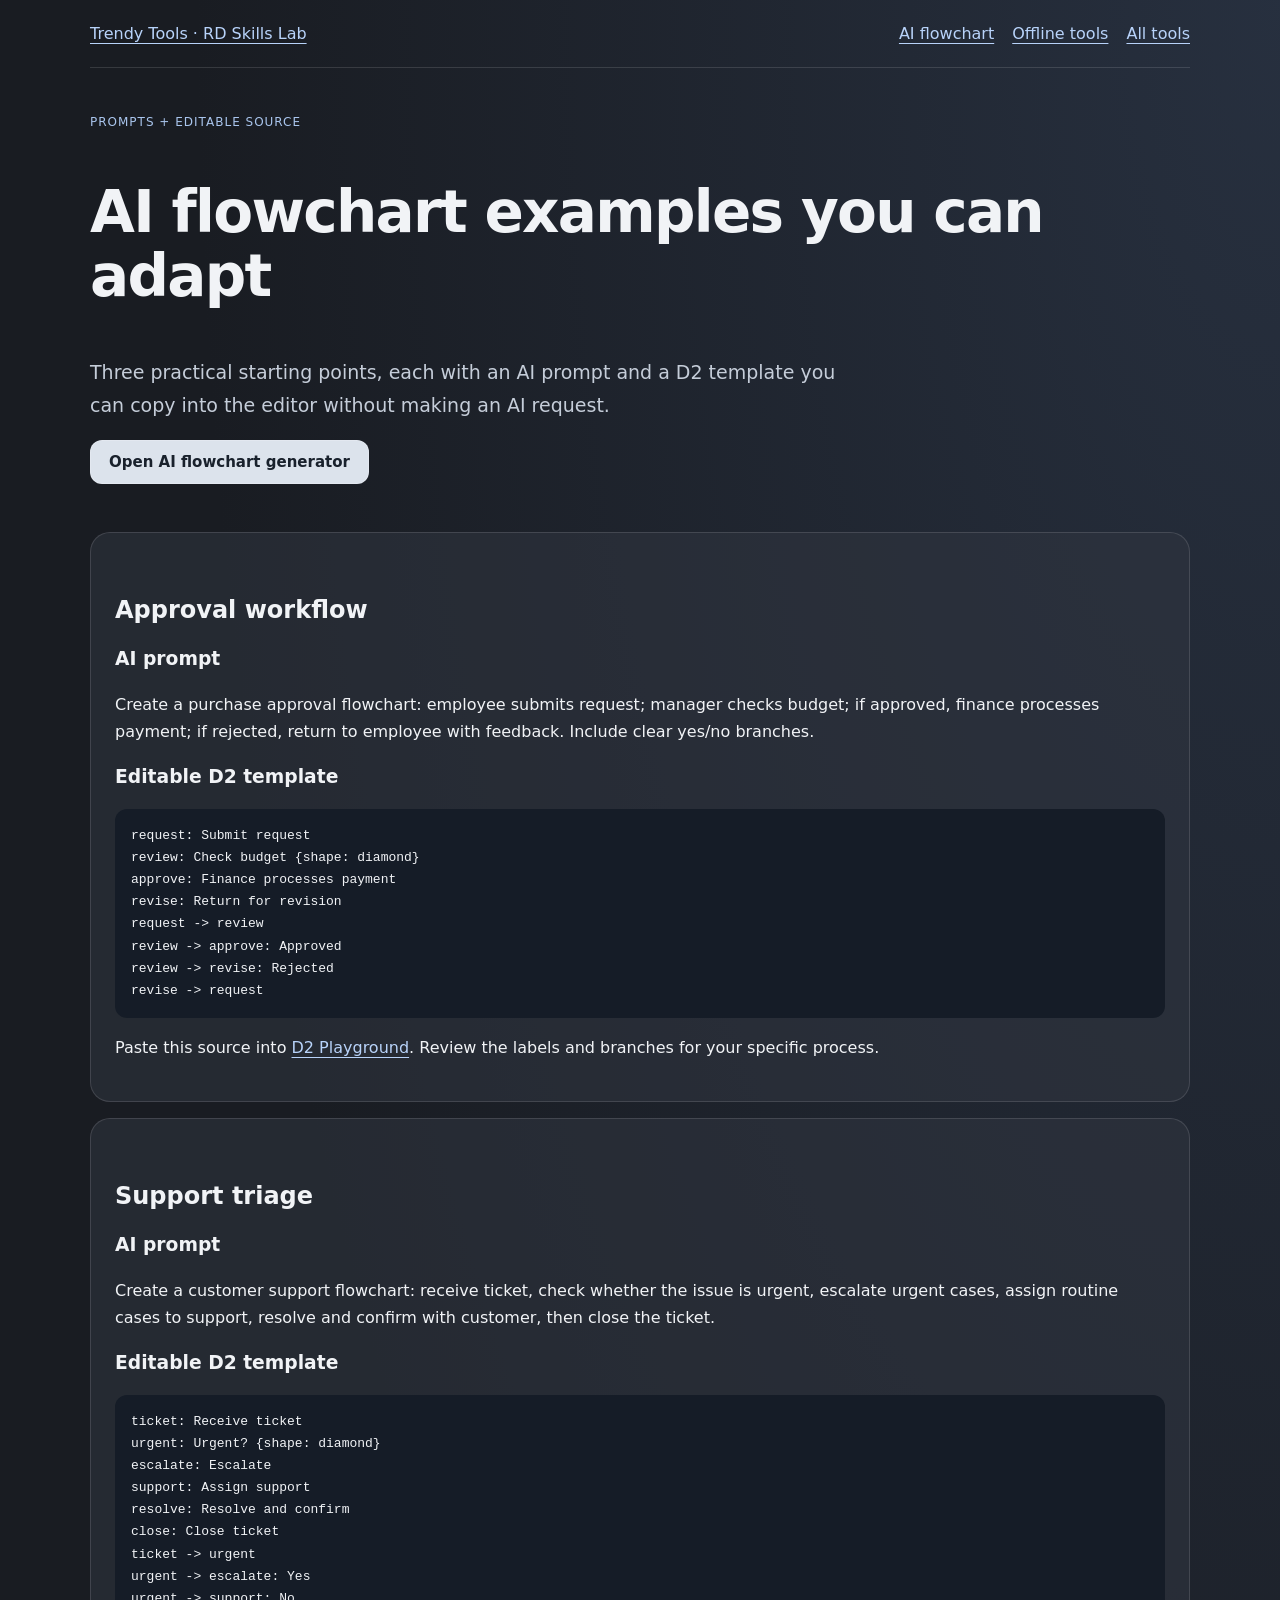
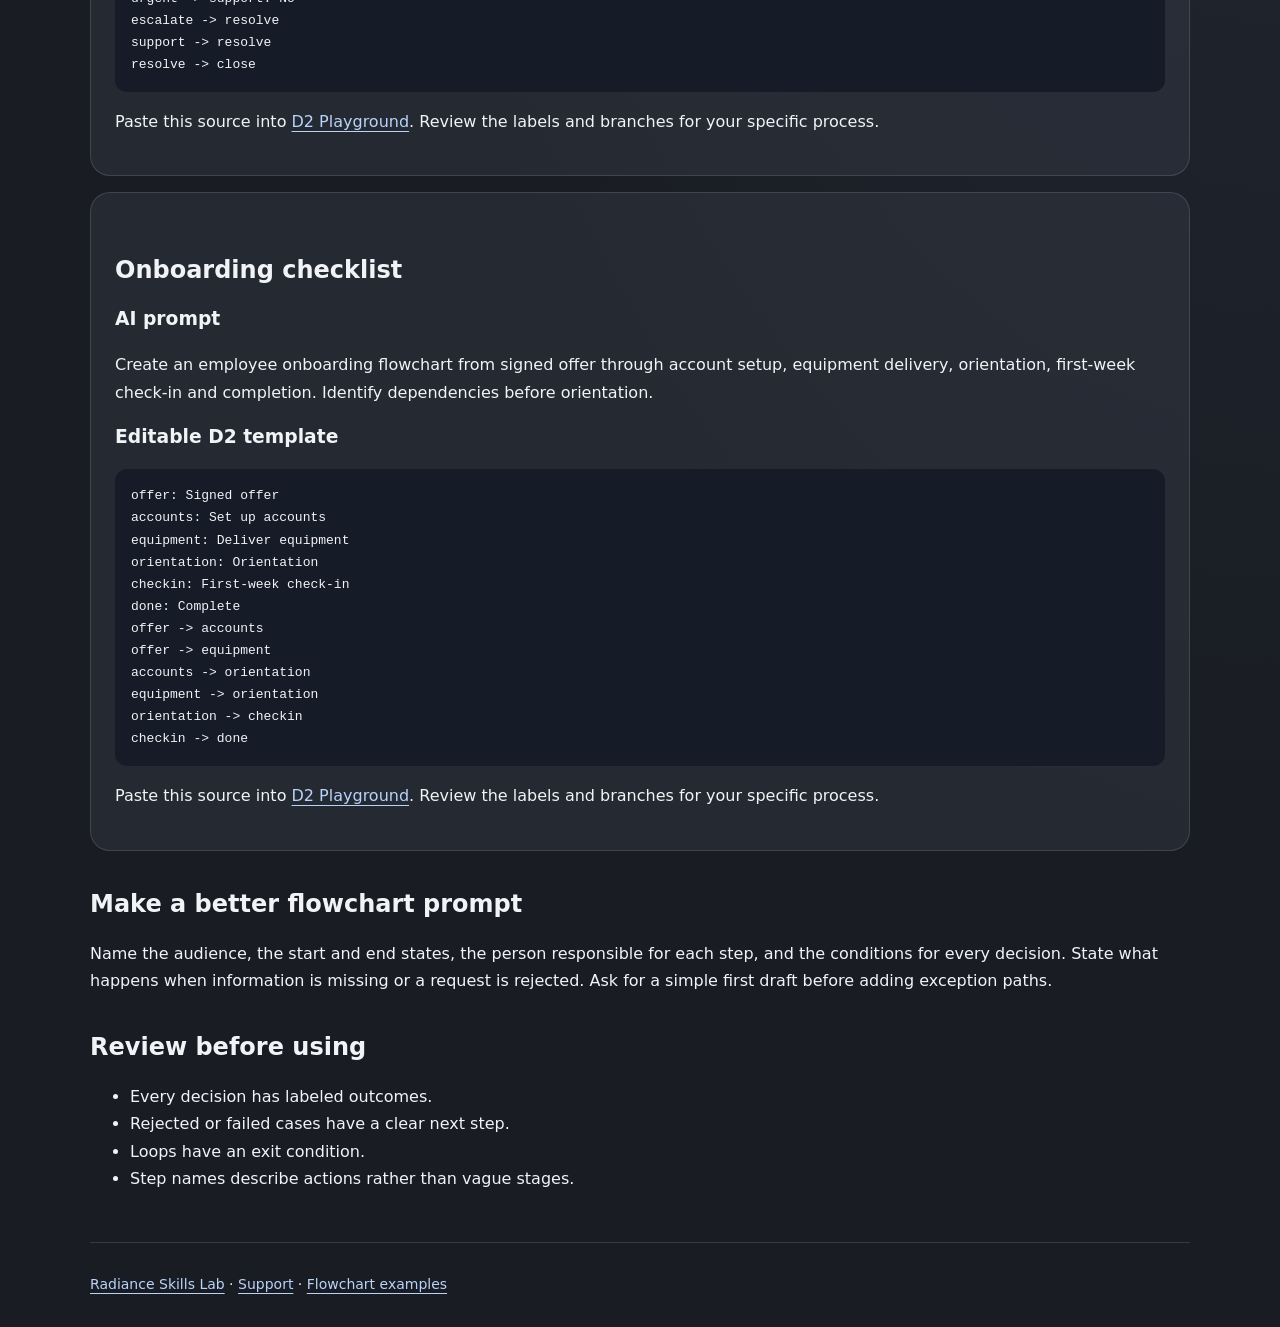
<file: ai-flowchart-examples/index.html>
<!doctype html><html lang="en"><head><meta charset="utf-8"><meta name="viewport" content="width=device-width,initial-scale=1"><title>AI Flowchart Examples &amp; D2 Templates | Trendy Tools</title><meta name="description" content="Copy approval, support, and onboarding flowchart prompts and editable D2 templates. Learn how to describe decisions and review generated workflows."><meta name="robots" content="index,follow,max-image-preview:large"><meta name="theme-color" content="#191c22"><link rel="canonical" href="https://tools.rdskills-lab.com/ai-flowchart-examples/"><link rel="icon" href="/favicon.svg"><meta property="og:type" content="website"><meta property="og:title" content="AI Flowchart Examples &amp; D2 Templates | Trendy Tools"><meta property="og:description" content="Copy approval, support, and onboarding flowchart prompts and editable D2 templates. Learn how to describe decisions and review generated workflows."><meta property="og:url" content="https://tools.rdskills-lab.com/ai-flowchart-examples/"><link rel="stylesheet" href="/search-pages.css?v=1"><script type="application/ld+json">{"@context": "https://schema.org", "@graph": [{"@type": "WebPage", "@id": "https://tools.rdskills-lab.com/ai-flowchart-examples/", "url": "https://tools.rdskills-lab.com/ai-flowchart-examples/", "name": "AI Flowchart Examples & D2 Templates | Trendy Tools", "description": "Copy approval, support, and onboarding flowchart prompts and editable D2 templates. Learn how to describe decisions and review generated workflows.", "publisher": {"@type": "Organization", "name": "Radiance Skills Lab", "url": "https://rdskills-lab.com/"}}, {"@type": "BreadcrumbList", "itemListElement": [{"@type": "ListItem", "position": 1, "name": "Free browser tools", "item": "https://tools.rdskills-lab.com/"}, {"@type": "ListItem", "position": 2, "name": "AI Flowchart Examples & D2 Templates | Trendy Tools", "item": "https://tools.rdskills-lab.com/ai-flowchart-examples/"}]}]}</script></head><body><a class="skip" href="#main">Skip to content</a><header><a href="/">Trendy Tools · RD Skills Lab</a><nav aria-label="Main navigation"><a href="/ai-flowchart/">AI flowchart</a><a href="/offline-tools/">Offline tools</a><a href="/">All tools</a></nav></header><main id="main"><section class="hero"><p class="eyebrow">PROMPTS + EDITABLE SOURCE</p><h1>AI flowchart examples you can adapt</h1><p class="lead">Three practical starting points, each with an AI prompt and a D2 template you can copy into the editor without making an AI request.</p><a class="button" href="/ai-flowchart/">Open AI flowchart generator</a></section><section class="panel"><h2>Approval workflow</h2><h3>AI prompt</h3><p>Create a purchase approval flowchart: employee submits request; manager checks budget; if approved, finance processes payment; if rejected, return to employee with feedback. Include clear yes/no branches.</p><h3>Editable D2 template</h3><pre><code>request: Submit request
review: Check budget {shape: diamond}
approve: Finance processes payment
revise: Return for revision
request -&gt; review
review -&gt; approve: Approved
review -&gt; revise: Rejected
revise -&gt; request</code></pre><p>Paste this source into <a href="/tools/d2-playground/">D2 Playground</a>. Review the labels and branches for your specific process.</p></section><section class="panel"><h2>Support triage</h2><h3>AI prompt</h3><p>Create a customer support flowchart: receive ticket, check whether the issue is urgent, escalate urgent cases, assign routine cases to support, resolve and confirm with customer, then close the ticket.</p><h3>Editable D2 template</h3><pre><code>ticket: Receive ticket
urgent: Urgent? {shape: diamond}
escalate: Escalate
support: Assign support
resolve: Resolve and confirm
close: Close ticket
ticket -&gt; urgent
urgent -&gt; escalate: Yes
urgent -&gt; support: No
escalate -&gt; resolve
support -&gt; resolve
resolve -&gt; close</code></pre><p>Paste this source into <a href="/tools/d2-playground/">D2 Playground</a>. Review the labels and branches for your specific process.</p></section><section class="panel"><h2>Onboarding checklist</h2><h3>AI prompt</h3><p>Create an employee onboarding flowchart from signed offer through account setup, equipment delivery, orientation, first-week check-in and completion. Identify dependencies before orientation.</p><h3>Editable D2 template</h3><pre><code>offer: Signed offer
accounts: Set up accounts
equipment: Deliver equipment
orientation: Orientation
checkin: First-week check-in
done: Complete
offer -&gt; accounts
offer -&gt; equipment
accounts -&gt; orientation
equipment -&gt; orientation
orientation -&gt; checkin
checkin -&gt; done</code></pre><p>Paste this source into <a href="/tools/d2-playground/">D2 Playground</a>. Review the labels and branches for your specific process.</p></section><h2>Make a better flowchart prompt</h2><p>Name the audience, the start and end states, the person responsible for each step, and the conditions for every decision. State what happens when information is missing or a request is rejected. Ask for a simple first draft before adding exception paths.</p><h2>Review before using</h2><ul><li>Every decision has labeled outcomes.</li><li>Rejected or failed cases have a clear next step.</li><li>Loops have an exit condition.</li><li>Step names describe actions rather than vague stages.</li></ul></main><footer><a href="https://rdskills-lab.com/">Radiance Skills Lab</a> · <a href="mailto:support@rdskills-lab.com">Support</a> · <a href="/ai-flowchart-examples/">Flowchart examples</a></footer></body></html>
</file>
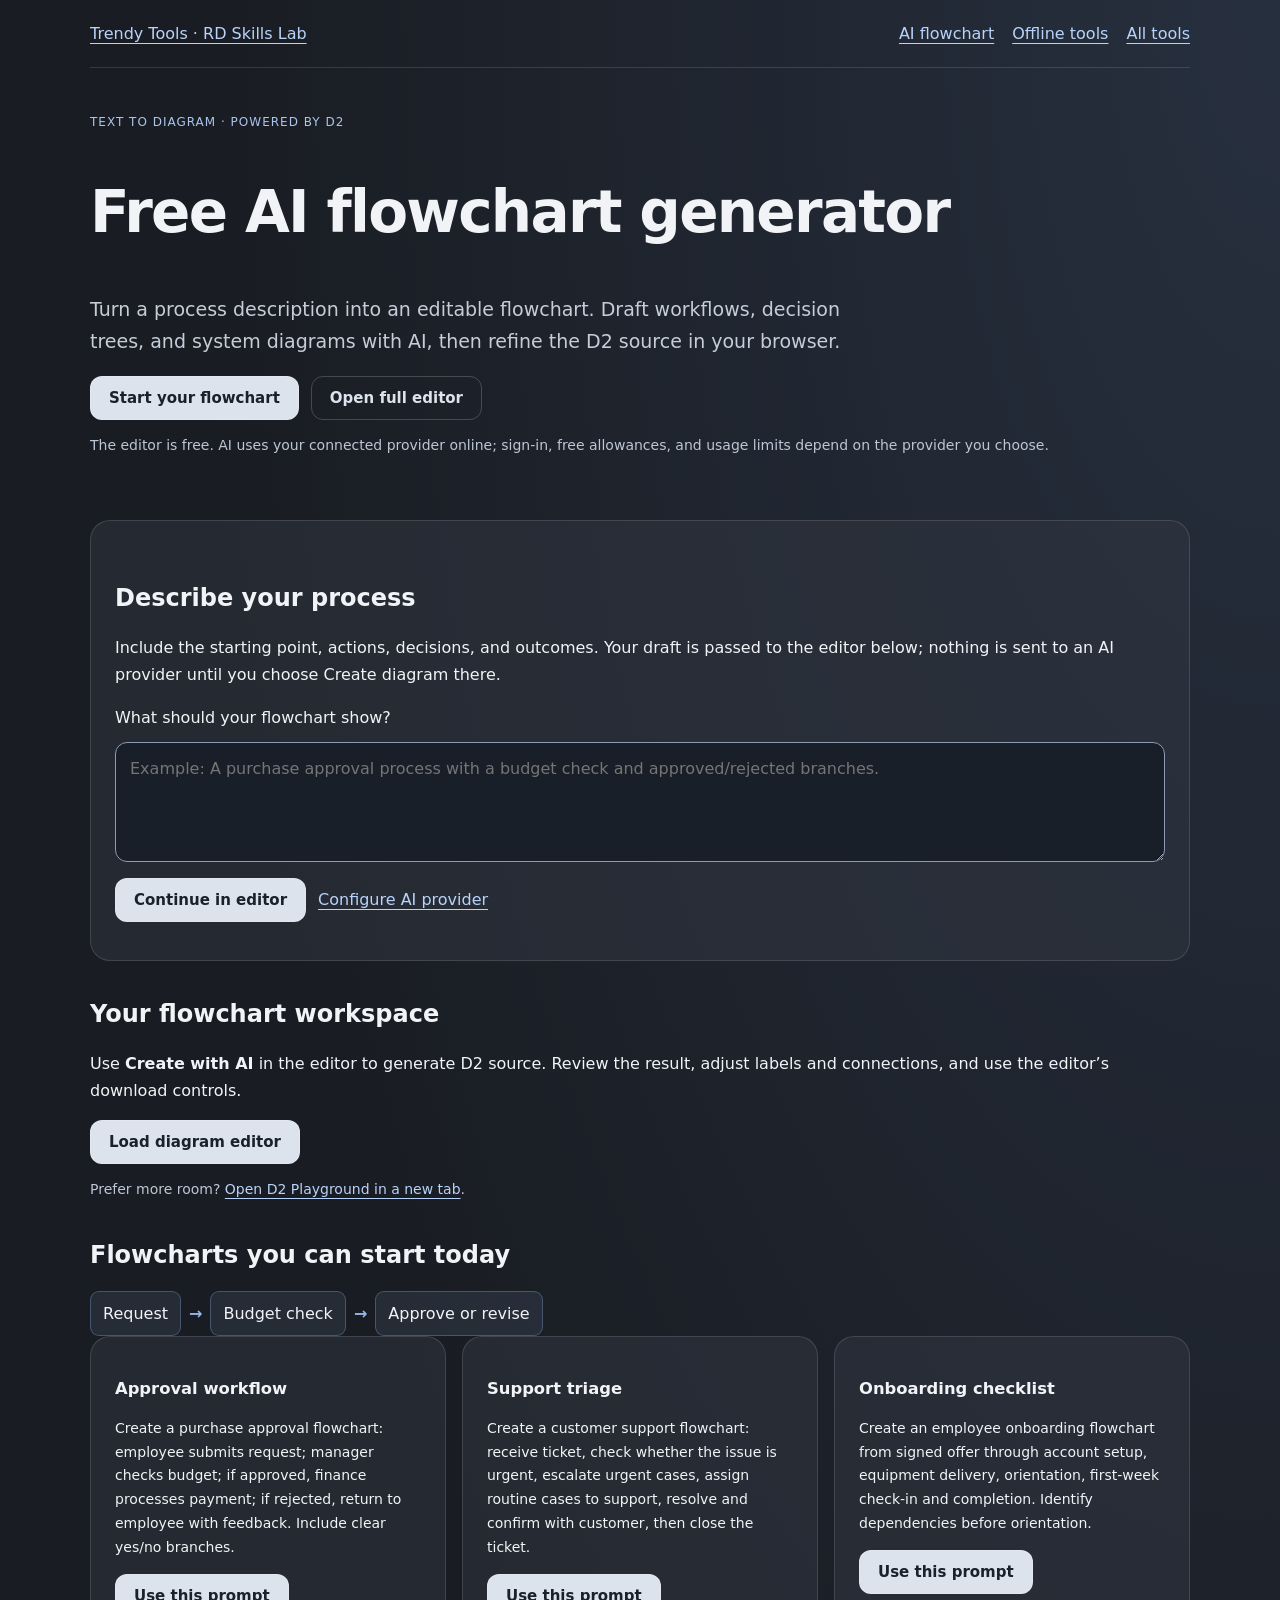
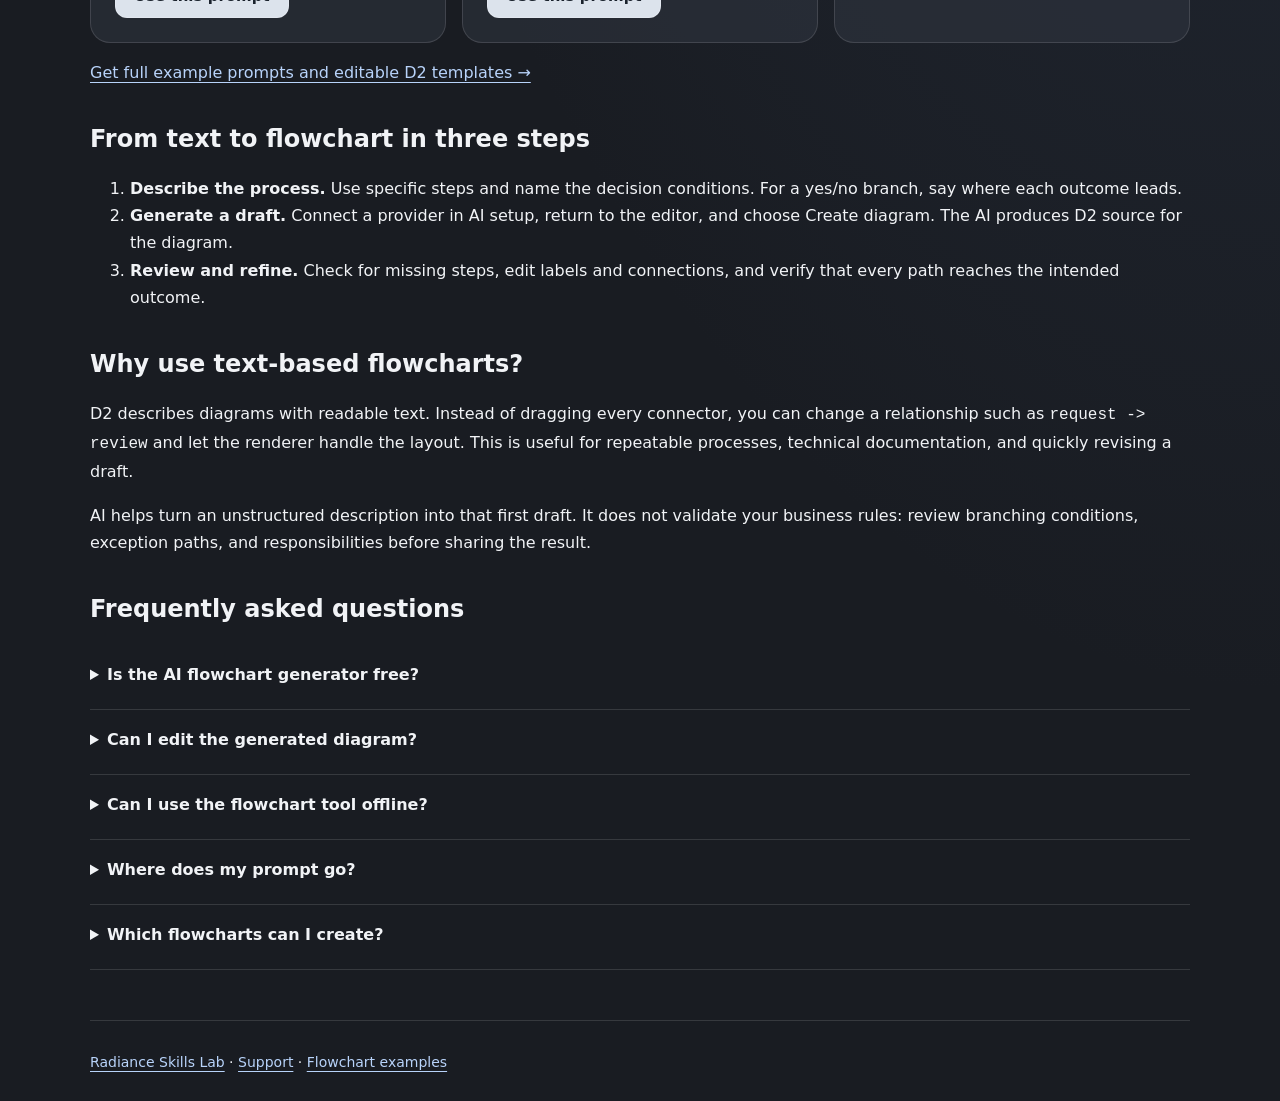
<file: ai-flowchart/index.html>
<!doctype html><html lang="en"><head><meta charset="utf-8"><meta name="viewport" content="width=device-width,initial-scale=1"><title>Free AI Flowchart Generator — Text to Flowchart | Trendy Tools</title><meta name="description" content="Create editable flowcharts from text with AI. Try workflow examples, refine diagrams in the free D2 editor, and connect your preferred AI provider."><meta name="robots" content="index,follow,max-image-preview:large"><meta name="theme-color" content="#191c22"><link rel="canonical" href="https://tools.rdskills-lab.com/ai-flowchart/"><link rel="icon" href="/favicon.svg"><meta property="og:type" content="website"><meta property="og:title" content="Free AI Flowchart Generator — Text to Flowchart | Trendy Tools"><meta property="og:description" content="Create editable flowcharts from text with AI. Try workflow examples, refine diagrams in the free D2 editor, and connect your preferred AI provider."><meta property="og:url" content="https://tools.rdskills-lab.com/ai-flowchart/"><link rel="stylesheet" href="/search-pages.css?v=1"><script type="application/ld+json">{"@context": "https://schema.org", "@graph": [{"@type": "WebPage", "@id": "https://tools.rdskills-lab.com/ai-flowchart/", "url": "https://tools.rdskills-lab.com/ai-flowchart/", "name": "Free AI Flowchart Generator \u2014 Text to Flowchart | Trendy Tools", "description": "Create editable flowcharts from text with AI. Try workflow examples, refine diagrams in the free D2 editor, and connect your preferred AI provider.", "publisher": {"@type": "Organization", "name": "Radiance Skills Lab", "url": "https://rdskills-lab.com/"}}, {"@type": "BreadcrumbList", "itemListElement": [{"@type": "ListItem", "position": 1, "name": "Free browser tools", "item": "https://tools.rdskills-lab.com/"}, {"@type": "ListItem", "position": 2, "name": "Free AI Flowchart Generator \u2014 Text to Flowchart | Trendy Tools", "item": "https://tools.rdskills-lab.com/ai-flowchart/"}]}]}</script></head><body><a class="skip" href="#main">Skip to content</a><header><a href="/">Trendy Tools · RD Skills Lab</a><nav aria-label="Main navigation"><a href="/ai-flowchart/">AI flowchart</a><a href="/offline-tools/">Offline tools</a><a href="/">All tools</a></nav></header><main id="main"><section class="hero"><p class="eyebrow">TEXT TO DIAGRAM · POWERED BY D2</p><h1>Free AI flowchart generator</h1><p class="lead">Turn a process description into an editable flowchart. Draft workflows, decision trees, and system diagrams with AI, then refine the D2 source in your browser.</p><div class="actions"><a class="button" href="#create">Start your flowchart</a><a class="button secondary" href="/tools/d2-playground/">Open full editor</a></div><p class="note">The editor is free. AI uses your connected provider online; sign-in, free allowances, and usage limits depend on the provider you choose.</p></section>
<section class="panel" id="create"><h2>Describe your process</h2><p>Include the starting point, actions, decisions, and outcomes. Your draft is passed to the editor below; nothing is sent to an AI provider until you choose Create diagram there.</p><form id="flow-form"><label for="flow-prompt">What should your flowchart show?</label><textarea id="flow-prompt" maxlength="4000" required placeholder="Example: A purchase approval process with a budget check and approved/rejected branches."></textarea><div class="actions"><button type="submit">Continue in editor</button><a href="/#ai-setup" target="_blank" rel="noopener">Configure AI provider</a></div></form><p id="flow-status" role="status" class="note"></p><noscript><p>JavaScript is required for diagram editing. <a href="/tools/d2-playground/">Open the editor</a> or use the example source below.</p></noscript></section>
<section id="workspace"><h2>Your flowchart workspace</h2><p>Use <strong>Create with AI</strong> in the editor to generate D2 source. Review the result, adjust labels and connections, and use the editor’s download controls.</p><button id="load-editor" type="button">Load diagram editor</button><div id="editor-host"></div><p class="note">Prefer more room? <a href="/tools/d2-playground/" target="_blank" rel="noopener">Open D2 Playground in a new tab</a>.</p></section>
<section><h2>Flowcharts you can start today</h2><div class="examples-diagram" aria-label="Example approval flow"><span>Request</span><b class="diagram-arrow" aria-hidden="true">→</b><span>Budget check</span><b class="diagram-arrow" aria-hidden="true">→</b><span>Approve or revise</span></div><div class="grid"><article class="example"><h3>Approval workflow</h3><p>Create a purchase approval flowchart: employee submits request; manager checks budget; if approved, finance processes payment; if rejected, return to employee with feedback. Include clear yes/no branches.</p><button type="button" data-example="0">Use this prompt</button></article><article class="example"><h3>Support triage</h3><p>Create a customer support flowchart: receive ticket, check whether the issue is urgent, escalate urgent cases, assign routine cases to support, resolve and confirm with customer, then close the ticket.</p><button type="button" data-example="1">Use this prompt</button></article><article class="example"><h3>Onboarding checklist</h3><p>Create an employee onboarding flowchart from signed offer through account setup, equipment delivery, orientation, first-week check-in and completion. Identify dependencies before orientation.</p><button type="button" data-example="2">Use this prompt</button></article></div><p><a href="/ai-flowchart-examples/">Get full example prompts and editable D2 templates →</a></p></section>
<section><h2>From text to flowchart in three steps</h2><ol><li><strong>Describe the process.</strong> Use specific steps and name the decision conditions. For a yes/no branch, say where each outcome leads.</li><li><strong>Generate a draft.</strong> Connect a provider in AI setup, return to the editor, and choose Create diagram. The AI produces D2 source for the diagram.</li><li><strong>Review and refine.</strong> Check for missing steps, edit labels and connections, and verify that every path reaches the intended outcome.</li></ol></section>
<section><h2>Why use text-based flowcharts?</h2><p>D2 describes diagrams with readable text. Instead of dragging every connector, you can change a relationship such as <code>request -&gt; review</code> and let the renderer handle the layout. This is useful for repeatable processes, technical documentation, and quickly revising a draft.</p><p>AI helps turn an unstructured description into that first draft. It does not validate your business rules: review branching conditions, exception paths, and responsibilities before sharing the result.</p></section>
<section><h2>Frequently asked questions</h2><details><summary>Is the AI flowchart generator free?</summary><p>Trendy Tools does not charge for access to its diagram editor. AI requests use the provider configured in your browser. Free usage may be available through that provider, but quotas, account requirements, and charges are controlled by the provider—not by this page.</p></details><details><summary>Can I edit the generated diagram?</summary><p>Yes. Generated diagrams use D2 source that you can revise in the editor. Change node labels, add connections, and correct the process after generation.</p></details><details><summary>Can I use the flowchart tool offline?</summary><p>AI generation requires an internet connection. Local editing and rendering are separate from AI, and offline availability depends on whether the required editor resources have already loaded. Test your intended workflow before disconnecting.</p></details><details><summary>Where does my prompt go?</summary><p>When you generate with AI, your prompt is sent to your selected provider. Do not include confidential information unless you are comfortable with that provider’s data handling. Opening this page or selecting an example does not automatically send an AI request.</p></details><details><summary>Which flowcharts can I create?</summary><p>Start with approvals, onboarding, customer support, troubleshooting, or other processes with steps and decisions. Complex diagrams may need manual corrections to the D2 source.</p></details></section></main><footer><a href="https://rdskills-lab.com/">Radiance Skills Lab</a> · <a href="mailto:support@rdskills-lab.com">Support</a> · <a href="/ai-flowchart-examples/">Flowchart examples</a></footer><script src="/flowchart-page.js?v=1" defer></script></body></html>
</file>
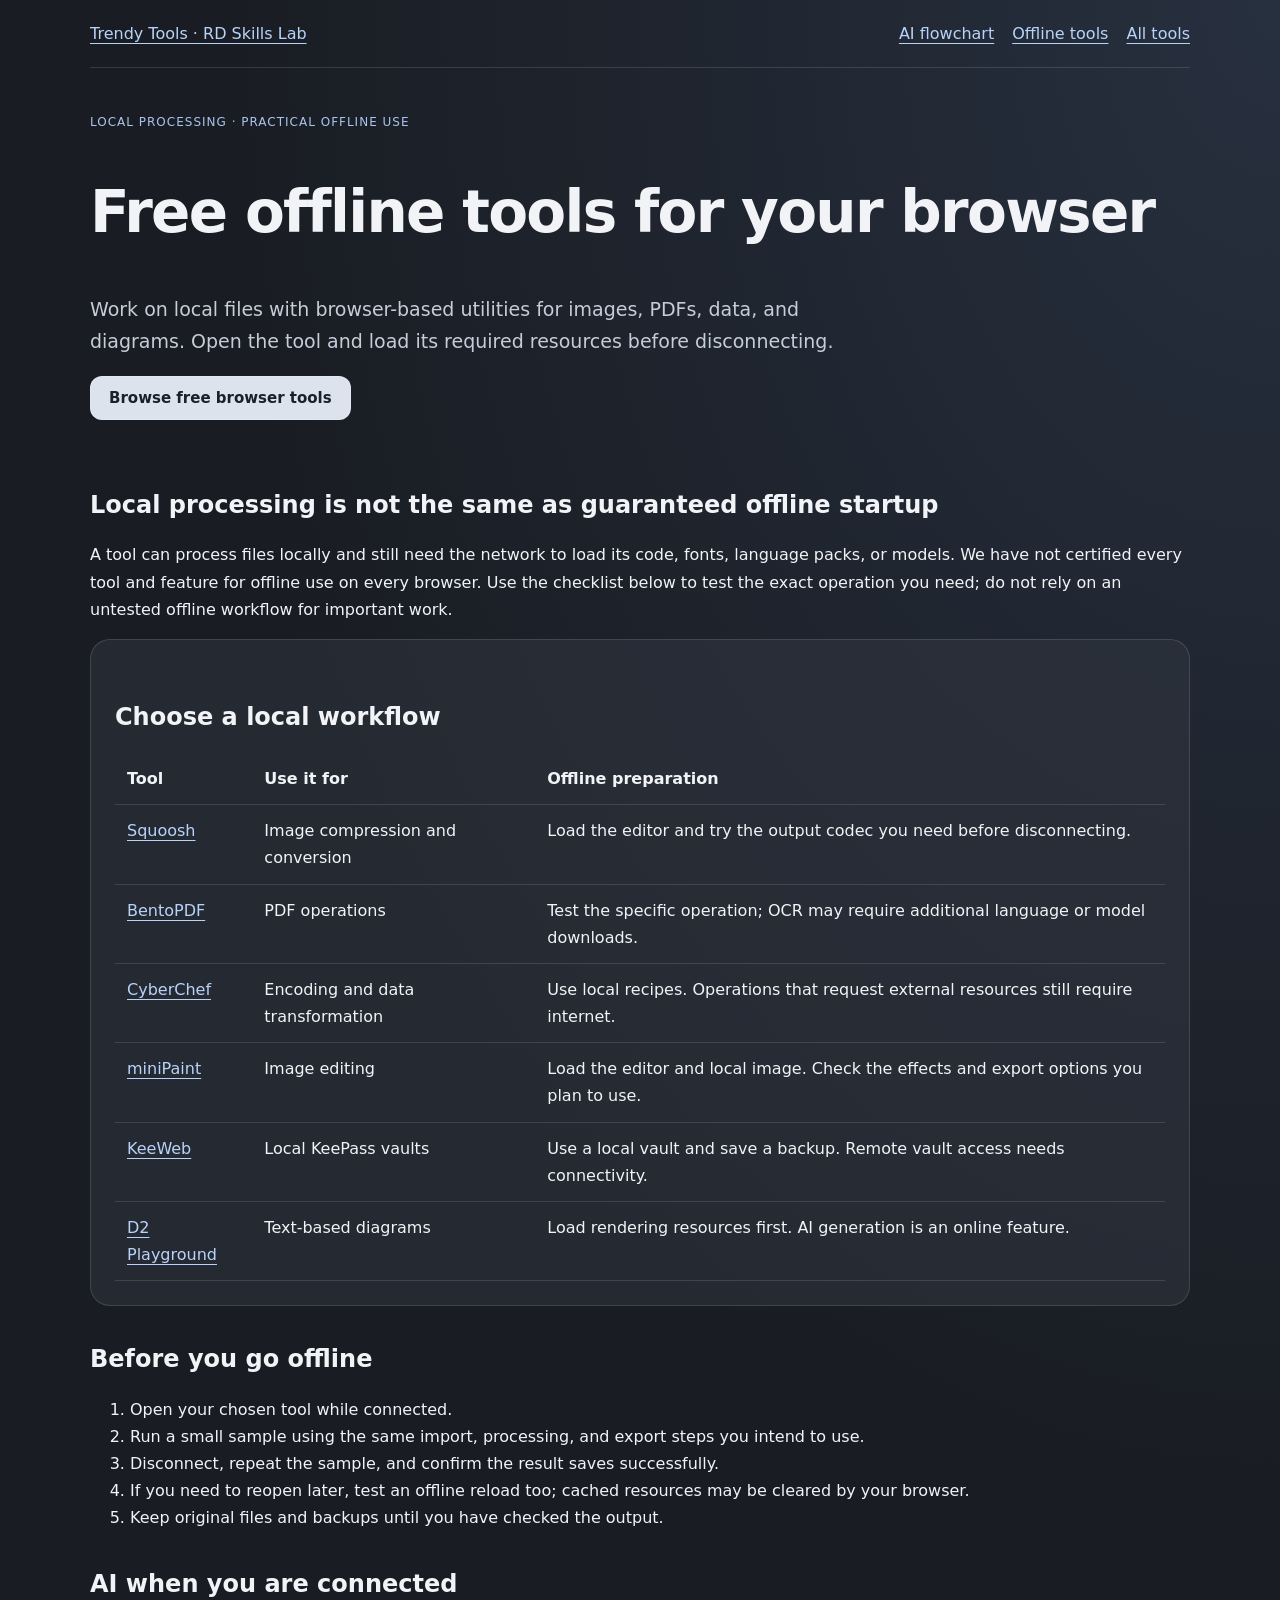
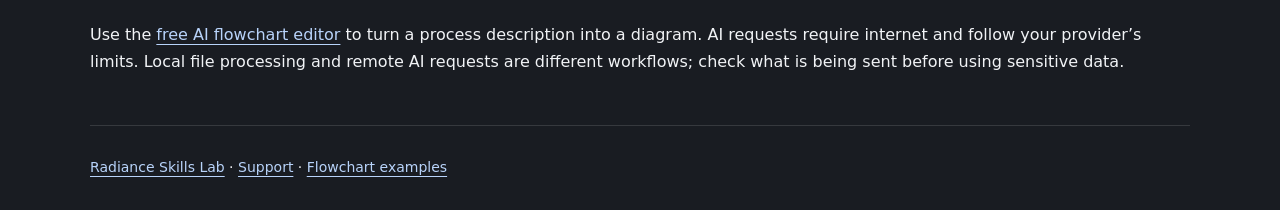
<file: offline-tools/index.html>
<!doctype html><html lang="en"><head><meta charset="utf-8"><meta name="viewport" content="width=device-width,initial-scale=1"><title>Free Offline Browser Tools — Local Workflow Guide | Trendy Tools</title><meta name="description" content="Explore free browser tools for local images, PDFs, data and diagrams. Prepare and test offline workflows, with clear guidance on features that need internet."><meta name="robots" content="index,follow,max-image-preview:large"><meta name="theme-color" content="#191c22"><link rel="canonical" href="https://tools.rdskills-lab.com/offline-tools/"><link rel="icon" href="/favicon.svg"><meta property="og:type" content="website"><meta property="og:title" content="Free Offline Browser Tools — Local Workflow Guide | Trendy Tools"><meta property="og:description" content="Explore free browser tools for local images, PDFs, data and diagrams. Prepare and test offline workflows, with clear guidance on features that need internet."><meta property="og:url" content="https://tools.rdskills-lab.com/offline-tools/"><link rel="stylesheet" href="/search-pages.css?v=1"><script type="application/ld+json">{"@context": "https://schema.org", "@graph": [{"@type": "WebPage", "@id": "https://tools.rdskills-lab.com/offline-tools/", "url": "https://tools.rdskills-lab.com/offline-tools/", "name": "Free Offline Browser Tools \u2014 Local Workflow Guide | Trendy Tools", "description": "Explore free browser tools for local images, PDFs, data and diagrams. Prepare and test offline workflows, with clear guidance on features that need internet.", "publisher": {"@type": "Organization", "name": "Radiance Skills Lab", "url": "https://rdskills-lab.com/"}}, {"@type": "BreadcrumbList", "itemListElement": [{"@type": "ListItem", "position": 1, "name": "Free browser tools", "item": "https://tools.rdskills-lab.com/"}, {"@type": "ListItem", "position": 2, "name": "Free Offline Browser Tools \u2014 Local Workflow Guide | Trendy Tools", "item": "https://tools.rdskills-lab.com/offline-tools/"}]}]}</script></head><body><a class="skip" href="#main">Skip to content</a><header><a href="/">Trendy Tools · RD Skills Lab</a><nav aria-label="Main navigation"><a href="/ai-flowchart/">AI flowchart</a><a href="/offline-tools/">Offline tools</a><a href="/">All tools</a></nav></header><main id="main"><section class="hero"><p class="eyebrow">LOCAL PROCESSING · PRACTICAL OFFLINE USE</p><h1>Free offline tools for your browser</h1><p class="lead">Work on local files with browser-based utilities for images, PDFs, data, and diagrams. Open the tool and load its required resources before disconnecting.</p><a class="button" href="/">Browse free browser tools</a></section><section><h2>Local processing is not the same as guaranteed offline startup</h2><p>A tool can process files locally and still need the network to load its code, fonts, language packs, or models. We have not certified every tool and feature for offline use on every browser. Use the checklist below to test the exact operation you need; do not rely on an untested offline workflow for important work.</p></section><section class="panel"><h2>Choose a local workflow</h2><div class="table-wrap"><table><thead><tr><th>Tool</th><th>Use it for</th><th>Offline preparation</th></tr></thead><tbody><tr><td><a href="/tools/squoosh/">Squoosh</a></td><td>Image compression and conversion</td><td>Load the editor and try the output codec you need before disconnecting.</td></tr><tr><td><a href="/tools/bentopdf/">BentoPDF</a></td><td>PDF operations</td><td>Test the specific operation; OCR may require additional language or model downloads.</td></tr><tr><td><a href="/tools/cyberchef/">CyberChef</a></td><td>Encoding and data transformation</td><td>Use local recipes. Operations that request external resources still require internet.</td></tr><tr><td><a href="/tools/minipaint/">miniPaint</a></td><td>Image editing</td><td>Load the editor and local image. Check the effects and export options you plan to use.</td></tr><tr><td><a href="/tools/keeweb/">KeeWeb</a></td><td>Local KeePass vaults</td><td>Use a local vault and save a backup. Remote vault access needs connectivity.</td></tr><tr><td><a href="/tools/d2-playground/">D2 Playground</a></td><td>Text-based diagrams</td><td>Load rendering resources first. AI generation is an online feature.</td></tr></tbody></table></div></section><h2>Before you go offline</h2><ol><li>Open your chosen tool while connected.</li><li>Run a small sample using the same import, processing, and export steps you intend to use.</li><li>Disconnect, repeat the sample, and confirm the result saves successfully.</li><li>If you need to reopen later, test an offline reload too; cached resources may be cleared by your browser.</li><li>Keep original files and backups until you have checked the output.</li></ol><h2>AI when you are connected</h2><p>Use the <a href="/ai-flowchart/">free AI flowchart editor</a> to turn a process description into a diagram. AI requests require internet and follow your provider’s limits. Local file processing and remote AI requests are different workflows; check what is being sent before using sensitive data.</p></main><footer><a href="https://rdskills-lab.com/">Radiance Skills Lab</a> · <a href="mailto:support@rdskills-lab.com">Support</a> · <a href="/ai-flowchart-examples/">Flowchart examples</a></footer></body></html>
</file>
<file: arctic-dashboard.css>
@font-face{font-family:Jakarta;src:url('[data-uri]') format('woff2');font-weight:400 800;font-display:swap}
:root{color-scheme:dark;--bg:#191c22;--surface:#303640b8;--surface-solid:#272d36;--surface-hover:#343d49;--line:#ffffff1f;--line-strong:#ffffff38;--text:#f1f3f6;--muted:#b4bbc6;--blue:#a9c5ed;--blue-strong:#354b6b;--green:#a9c5ed;--amber:#e4c491;--shadow:0 20px 50px -30px #000b}
html{height:100%;scroll-behavior:auto}body{height:100svh;height:100dvh;min-height:560px;display:grid;grid-template-rows:78px minmax(0,1fr) 60px;overflow:hidden;background:radial-gradient(ellipse at 85% 10%,#434f655c,transparent 55%),radial-gradient(ellipse at 5% 90%,#3b434d66,transparent 50%),#191c22;font-family:Jakarta,system-ui,sans-serif}body::before{display:none}.shell{width:min(1360px,calc(100% - 48px))}.topbar{padding:10px 18px;margin-top:12px;border:1px solid var(--line);border-radius:18px;background:#303640;box-shadow:inset 0 1px 0 #ffffff0d}.brand-mark{color:#a9c5ed;background:#ffffff08;border:1px solid var(--line);box-shadow:none}.brand-copy strong{color:var(--text);font-weight:650}.brand-copy span{color:var(--muted)}main.shell{min-height:0;padding:18px 0 0;display:flex;flex-direction:column}.hero{flex:none;max-width:none;animation:none;display:flex;align-items:center;justify-content:space-between;gap:20px}.eyebrow{display:none}h1{font-size:clamp(26px,3vw,38px);line-height:1.12;letter-spacing:-1.3px;font-weight:650}.hero p{font-size:12px;margin:0;max-width:290px}.controls{flex:none;flex-wrap:wrap;margin:18px 0 12px;gap:10px;animation:none}.search{max-width:360px;min-width:180px}.search input{background:#ffffff06;border:1px solid var(--line);color:var(--text);min-height:44px;border-radius:13px}.search input::placeholder{color:#a4afbe}.search input:focus{background:#303640;border-color:#94b8e8;box-shadow:0 0 0 3px #94b8e81a}.filters{display:flex;gap:6px;flex-wrap:wrap}.filter{min-height:44px;padding:8px 13px;border:1px solid transparent;border-radius:12px;color:var(--muted);background:transparent;font:inherit;font-size:12px;cursor:pointer;transition:background-color .16s,color .16s}.filter:hover{background:#ffffff09;color:var(--text)}.filter[aria-pressed=true]{background:#dce3ec;color:#19212c;box-shadow:inset 0 1px 0 #fff5}.result-count{font-size:11px;color:var(--muted);font-variant-numeric:tabular-nums;margin-left:auto;min-width:78px}.grid-scroll{min-height:0;overflow:auto;overscroll-behavior:contain;scrollbar-gutter:stable;scrollbar-width:thin;scrollbar-color:#586374 transparent;padding:4px 8px 18px 3px;flex:1}.tools{display:grid;grid-template-columns:repeat(4,minmax(0,1fr));gap:14px;padding:0}.tool,.tool.ai-featured{min-height:225px;border:1px solid var(--line);border-radius:20px;background:linear-gradient(140deg,#343e4ab8,#272d36d9);box-shadow:inset 0 1px 0 #ffffff0a;animation:none;padding:20px;transition:transform .2s cubic-bezier(.2,.75,.25,1),border-color .2s,box-shadow .2s;scroll-margin:8px}.tool::before,.tool.ai-featured::before,.tool.ai-featured::after{display:none}.tool.ai-featured{border-color:#a9c5ed36;background:linear-gradient(140deg,#39485db3,#272d36d9)}.tool:hover,.tool.ai-featured:hover,.tool:focus-visible{background:linear-gradient(140deg,#3a4654,#2c3541);border-color:#a9c5ed70;box-shadow:0 14px 28px -20px #000c;transform:translateY(-3px)}.tool.disabled:hover{transform:none;background:#272d36}.tool-icon,.tool.ai-featured .tool-icon{color:#b6cce9;background:#ffffff06;border:1px solid #ffffff1c;box-shadow:inset 0 1px 0 #ffffff08;width:42px;height:42px;border-radius:13px}.tool-icon svg{width:23px;height:23px}.tool h2{color:#f1f3f6;font-size:17px;font-weight:650;margin-top:14px;letter-spacing:-.5px}.tool .category{color:#a9c5ed;font-size:10px;letter-spacing:.04em}.description{color:var(--muted);font-size:12px;line-height:1.55}.tool-footer{border-color:var(--line);padding-top:12px;gap:8px}.version{color:#a5b0c0;font-size:10px}.availability{color:#c7d7ee;font-size:11px}.availability svg{transition:transform .18s}.tool:hover .availability svg{transform:translateX(3px)}.ai-badge{background:#94b8e812;color:#b7d0f2;border-color:#94b8e82b;box-shadow:none;font-size:9px;padding:4px 8px;margin-top:10px}.empty{background:#272d3666;color:var(--muted)}footer{padding:0;min-height:0}.footer-inner{height:100%;align-items:center;padding:0 160px 0 3px;color:var(--muted);font-size:11px}.ask-ai-fab{right:24px;bottom:10px;min-height:42px;background:#dce3ec;color:#19212c;border-color:#ffffff33;box-shadow:0 8px 24px -16px #0009;font-size:12px}.ask-ai-fab:hover{background:#edf2f9;box-shadow:0 8px 24px -16px #0009;transform:translateY(-1px)}.ai-trigger,.chip,.icon-button{min-height:44px;color:#c9d6e9;background:#ffffff06;border-color:var(--line)}.ai-trigger:hover,.icon-button:hover{background:#ffffff10;color:#f1f3f6}.ai-dialog,.chat-dialog{background:#272d36;color:var(--text);border-color:var(--line-strong);box-shadow:0 30px 90px #0009;overscroll-behavior:contain}.ai-dialog::backdrop,.chat-dialog::backdrop{background:#10151ec9;backdrop-filter:blur(8px)}.ai-title-icon{color:#a9c5ed;background:#94b8e812;border-color:#94b8e833}.ai-note{background:#94b8e80d;border-color:#94b8e826;color:#c0cddd}.field input,.field select,.chat-input{color:var(--text);background:#191f28;border-color:var(--line-strong);min-height:44px}.field input[readonly]{background:#202631;color:#abb7c8}.field label,.field-label{color:#d4dce8}.field-hint,.chat-role{color:#a5b1c3}.field-hint a,.chat-bubble a{color:#a9c5ed}.btn{min-height:44px}.btn-secondary{background:#ffffff06;border-color:var(--line);color:#c8d4e5}.btn-secondary:hover{background:#ffffff10}.btn-primary,.chat-send{background:#dce3ec;color:#19212c;border-color:#ffffff33;box-shadow:none}.chat-bubble{background:#303946;border-color:var(--line);color:var(--text)}.chat-message.user .chat-bubble{background:#354b6b;color:#f1f3f6}.chat-message.error .chat-bubble{background:#482f38;color:#f4c7cc;border-color:#f4a0ac33}.chat-bubble code{background:#1d2530;color:#d3e3f9}.chat-bubble pre{background:#171e28}.chat-compose{background:#242b35}.key-toggle{color:#b4bbc6}.key-toggle:focus-visible,.field input:focus-visible,.field select:focus-visible,.chat-input:focus-visible{outline:2px solid #94b8e8;outline-offset:2px}.skip{position:fixed;top:-100px;left:16px;z-index:30;padding:12px 18px;border-radius:12px;background:#dce3ec;color:#19212c}.skip:focus{top:12px}:focus-visible{outline:2px solid #94b8e8;outline-offset:3px}button,a{touch-action:manipulation}.icon-button{min-width:44px}.tool:focus-visible{outline-offset:-3px}
@supports ((backdrop-filter:blur(16px)) or (-webkit-backdrop-filter:blur(16px))){.topbar,.controls{backdrop-filter:blur(16px);-webkit-backdrop-filter:blur(16px)}.topbar{background:#303640b8}}
@media(max-width:1100px){.tools{grid-template-columns:repeat(3,minmax(0,1fr))}.filters{gap:3px}.filter{padding-inline:9px}}
@media(max-width:760px){body{grid-template-rows:72px minmax(0,1fr) 56px}.shell{width:calc(100% - 24px)}.topbar{padding:8px 12px;align-items:center;gap:10px}.brand-copy span{display:none}.hero{display:block}h1{font-size:28px;letter-spacing:-1px}.hero p{margin-top:6px;font-size:11px;max-width:none}.controls{margin-top:12px;gap:8px}.search{flex-basis:100%;max-width:none}.filters{gap:4px}.filter{font-size:11px;padding-inline:10px}.tools{grid-template-columns:repeat(2,minmax(0,1fr));gap:10px}.tool,.tool.ai-featured{padding:15px;min-height:224px;border-radius:17px}.tool h2{font-size:15px}.description{font-size:11px}.tool-footer{flex-wrap:wrap}.tool-icon,.tool.ai-featured .tool-icon{width:36px;height:36px}.result-count{font-size:10px}.footer-inner{flex-direction:row;padding-right:135px;font-size:10px;gap:8px}.ask-ai-fab{right:12px;bottom:8px;font-size:11px;padding-inline:13px}.ai-trigger{min-width:44px;width:44px}.ai-trigger span{display:none}.ai-panel{padding:18px}.brand-copy strong{font-size:17px}}
@media(max-width:370px){.tools{grid-template-columns:minmax(0,1fr)}.filter{padding-inline:8px}.result-count{width:100%;text-align:right}.footer-inner span:last-child{display:none}}
@media(max-height:600px){.hero p{display:none}.hero h1{font-size:25px}.hero{padding:0}main.shell{padding-top:10px}.controls{margin-top:10px}}
@media(max-height:450px){body{height:auto;min-height:100svh;overflow:auto;grid-template-rows:auto auto auto}.grid-scroll{overflow:visible}.tools{padding-bottom:20px}main.shell{min-height:300px}.ask-ai-fab{position:static;margin:8px 16px;justify-self:end}.footer-inner{min-height:50px;padding-right:0}}
@media(prefers-reduced-motion:reduce){*,*::before,*::after{animation:none!important;transition:none!important;scroll-behavior:auto!important}.tool:hover,.tool.ai-featured:hover{transform:none}}
@media(prefers-reduced-transparency:reduce){.tool,.tool.ai-featured,.topbar{background:#292f39;backdrop-filter:none;-webkit-backdrop-filter:none}.controls{backdrop-filter:none;-webkit-backdrop-filter:none}}

.search input{padding-left:14px}
.ai-corner{position:absolute;top:20px;right:20px;color:#a9c5ed;font-size:11px;font-weight:650;letter-spacing:.08em;line-height:1;padding:0;background:none;border:0;box-shadow:none}
@media(max-width:760px){.ai-corner{top:17px;right:16px}}
/* Adapted from the supplied card.html: perimeter beam + AI corner aurora. */
@property --tool-beam-angle{syntax:"<angle>";initial-value:135deg;inherits:false}
.tool{isolation:isolate;--beam-tail:rgba(148,184,232,.35);--beam-head:rgba(241,245,249,.78)}
.tool>.tool-top,.tool>h2,.tool>.category,.tool>.description,.tool>.tool-footer{position:relative;z-index:2}
.tool>.ai-corner{z-index:3}
.tool::before,.tool.ai-featured::before{content:"";display:block;position:absolute;inset:0;width:auto;height:auto;border-radius:inherit;padding:1px;background:conic-gradient(from var(--tool-beam-angle),transparent 0%,transparent 76%,var(--beam-tail) 88%,var(--beam-head) 96%,transparent 100%);-webkit-mask:linear-gradient(#fff 0 0) content-box,linear-gradient(#fff 0 0);mask:linear-gradient(#fff 0 0) content-box,linear-gradient(#fff 0 0);-webkit-mask-composite:xor;mask-composite:exclude;pointer-events:none;z-index:4;opacity:.85;animation:tool-beam-orbit 9s linear infinite;animation-delay:calc(var(--i,0)*-.6s);transition:opacity .25s ease}
.tool:hover::before,.tool:focus-visible::before,.tool.ai-featured:hover::before{width:auto;animation-duration:2.6s;opacity:1}
.tool.ai-featured::before{background:radial-gradient(170px circle at 100% 0%,rgba(169,197,237,.48),transparent 72%),conic-gradient(from var(--tool-beam-angle),transparent 0%,transparent 76%,var(--beam-tail) 88%,var(--beam-head) 96%,transparent 100%)}
.tool.ai-featured::after{content:"";display:block;position:absolute;inset:auto;top:-65px;right:-65px;width:210px;height:210px;border-radius:50%;background:radial-gradient(circle,rgba(115,153,213,.22) 0%,rgba(143,126,192,.10) 45%,transparent 72%);pointer-events:none;z-index:1;animation:tool-aurora-breathe 6.5s ease-in-out infinite alternate;animation-delay:calc(var(--i,0)*-.45s);transition:scale .4s cubic-bezier(.22,1,.36,1)}
.tool.ai-featured:hover::after,.tool.ai-featured:focus-visible::after{scale:1.18}
@keyframes tool-beam-orbit{to{--tool-beam-angle:495deg}}
@keyframes tool-aurora-breathe{from{transform:translate3d(6px,-6px,0) scale(.88);opacity:.65}to{transform:translate3d(-12px,10px,0) scale(1.16);opacity:1}}
@supports not ((mask-composite:exclude) or (-webkit-mask-composite:xor)){.tool::before,.tool.ai-featured::before{display:none}}
@media(prefers-reduced-motion:reduce){.tool::before,.tool.ai-featured::before,.tool.ai-featured::after{animation:none!important;transition:none!important}.tool.ai-featured::after{transform:none;scale:1;opacity:.65}}
@media(forced-colors:active){.tool::before,.tool.ai-featured::before,.tool.ai-featured::after{display:none}}

/* Reserve perimeter and glow effects for AI cards. */
.tool:not(.ai-featured)::before,.tool:not(.ai-featured)::after{display:none;animation:none}
.footer-inner{border-top:0}

/* No reserved footer row: chat floats above the scrolling workspace. */
body{grid-template-rows:78px minmax(0,1fr)}
.ask-ai-fab{position:fixed;right:calc(24px + env(safe-area-inset-right));bottom:calc(20px + env(safe-area-inset-bottom));margin:0;min-height:48px;padding:0 18px;border-radius:999px;box-shadow:0 8px 28px #0006,inset 0 1px 0 #ffffff66}
.ask-ai-fab:hover{box-shadow:0 12px 32px #0007}
.grid-scroll{padding-bottom:calc(88px + env(safe-area-inset-bottom));scroll-padding-bottom:88px}
@media(max-width:760px){body{grid-template-rows:72px minmax(0,1fr)}.ask-ai-fab{right:calc(16px + env(safe-area-inset-right));bottom:calc(16px + env(safe-area-inset-bottom))}}
@media(max-height:450px){body{grid-template-rows:auto auto}.ask-ai-fab{position:fixed;margin:0}}

/* Search lives in the header; mobile opens an inline search mode. */
.topbar{gap:18px}.topbar .brand{flex-shrink:0}.brand-copy h1{font-size:17px;font-weight:650;line-height:1.3;letter-spacing:-.5px;margin:0;color:var(--text)}
.header-search{display:flex;align-items:center;flex:1;max-width:430px;margin-left:auto;min-width:0}
.header-search .search{display:block;width:100%;max-width:none;min-width:0;margin:0}
.header-search input{width:100%}.search-toggle,.search-close{display:none}
.top-meta{flex-shrink:0}.search-toggle,.search-close{align-items:center;justify-content:center;width:44px;min-width:44px;height:44px;padding:0;border:1px solid var(--line);border-radius:12px;background:#ffffff06;color:#c9d6e9;cursor:pointer}
.search-toggle svg{width:20px;height:20px}.search-toggle:hover,.search-close:hover{background:#ffffff10;color:#f1f3f6}.search-close{font-size:25px;border:0;background:transparent}
@media(max-width:760px){.topbar{gap:10px}.header-search{display:none}.search-toggle{display:inline-flex}.top-meta{display:flex;gap:8px}.topbar.search-open>.brand,.topbar.search-open>.top-meta{display:none}.topbar.search-open .header-search{display:flex;max-width:none;margin:0;width:100%;gap:6px}.topbar.search-open .search-close{display:inline-flex}.header-search input{font-size:16px}.brand-copy h1{font-size:17px}}

/* Model menus stay readable; reload is an adjacent icon action. */
.ai-auth-models .model-select-row{display:flex;align-items:center;gap:8px;min-width:0}
.ai-auth-models .model-select-row select{color:#000;background:#fff;color-scheme:light;flex:1;min-width:0;width:0;height:44px}
.ai-auth-models select option,.ai-auth-models select optgroup{color:#000;background:#fff}
.model-select-row .model-reload{display:inline-flex;align-items:center;justify-content:center;flex:0 0 44px;width:44px;height:44px;min-height:44px;padding:0;border-radius:10px}
.model-reload svg{width:20px;height:20px}.model-reload:disabled{opacity:.45;cursor:wait}

/* Fit AI setup to the visible viewport when the mobile keyboard opens. */
@media(max-width:760px){
 #ai-dialog{position:fixed;inset:auto;left:0;right:0;top:calc(var(--visible-top,0px) + 8px + max(0px,(var(--visible-height,100dvh) - 776px)/2));margin:0 auto;width:calc(100% - 16px);height:min(760px,calc(var(--visible-height,100dvh) - 16px));max-height:calc(var(--visible-height,100dvh) - 16px);min-height:0;overflow-y:auto;overscroll-behavior:contain;scroll-padding-block:24px;}
 #ai-dialog[open]{animation:none;transform:none}
 #ai-dialog input,#ai-dialog select,#ai-dialog textarea{font-size:16px}
 #ai-dialog .ai-panel{min-height:0}
}

/* Ask AI follows the visible mobile viewport, not the keyboard-covered layout. */
@media(max-width:760px){
 #chat-dialog{position:fixed;inset:auto;left:0;right:0;top:calc(var(--chat-visible-top,0px) + 8px + max(0px,(var(--chat-visible-height,100dvh) - 736px)/2));margin:0 auto;width:calc(100% - 16px);height:min(720px,calc(var(--chat-visible-height,100dvh) - 16px));max-height:calc(var(--chat-visible-height,100dvh) - 16px);min-height:0;overflow:hidden}
 #chat-dialog[open]{animation:none;transform:none}
 #chat-dialog .chat-shell{min-height:0;grid-template-rows:auto minmax(0,1fr) auto}
 #chat-dialog .chat-messages{min-height:0;overscroll-behavior:contain}
 #chat-dialog .chat-input{font-size:16px;min-height:44px;max-height:min(110px,25dvh);max-height:min(110px,calc(var(--chat-visible-height,100dvh)*.25));overflow-y:auto}
 #chat-dialog .chat-compose{padding:10px;min-width:0}
 #chat-dialog .chat-head{padding:12px}
}

.model-select-row .model-confirm{display:inline-flex;align-items:center;justify-content:center;flex:0 0 44px;width:44px;height:44px;min-height:44px;padding:0;border-radius:10px}.model-confirm svg{width:20px;height:20px}.model-confirm:disabled{opacity:.4;cursor:not-allowed}
</file>
<file: search-pages.css>
*{box-sizing:border-box}html{color-scheme:dark;scroll-behavior:smooth}body{margin:0;background:radial-gradient(ellipse at top right,#33415888,transparent 60%),#191c22;color:#f1f3f6;font:16px/1.7 system-ui,sans-serif}a{color:#b8d3fa;text-underline-offset:4px}header,main,footer{width:min(1100px,calc(100% - 36px));margin:auto}header{display:flex;justify-content:space-between;gap:20px;padding:20px 0;border-bottom:1px solid #ffffff20}nav{display:flex;gap:18px;flex-wrap:wrap}h1{font-size:clamp(32px,5vw,58px);line-height:1.1;letter-spacing:-1.7px}h2{line-height:1.3;margin-top:38px}h3{line-height:1.4}.hero{padding:32px 0}.lead{font-size:19px;color:#c5cdd9;max-width:760px}.eyebrow{color:#a9c5ed;font-size:12px;letter-spacing:1px}.panel,.example{background:#30364090;border:1px solid #ffffff20;border-radius:20px;padding:24px;margin:16px 0}.grid{display:grid;grid-template-columns:repeat(3,minmax(0,1fr));gap:16px}.example{margin:0;font-size:14px}.button,button{display:inline-block;padding:12px 18px;border-radius:12px;border:1px solid #ffffff30;background:#dce3ec;color:#19212c;text-decoration:none;font:600 15px system-ui;cursor:pointer;min-height:44px}.secondary{background:transparent;color:#dce3ec}textarea{display:block;width:100%;min-height:120px;margin:10px 0 16px;background:#191f28;border:1px solid #8b9bb4;border-radius:12px;padding:14px;color:#fff;font:16px/1.5 system-ui}pre{white-space:pre-wrap;overflow-wrap:anywhere;padding:16px;background:#151c27;border-radius:12px;font-size:13px}.note{font-size:14px;color:#bdc6d5}details{padding:16px 0;border-bottom:1px solid #ffffff20}summary{font-weight:600;cursor:pointer;min-height:32px}.workspace{width:100%;height:760px;border:1px solid #ffffff30;border-radius:16px;background:#fff;margin-top:18px}.actions{display:flex;gap:12px;flex-wrap:wrap;align-items:center}.examples-diagram{display:flex;gap:8px;align-items:center;flex-wrap:wrap}.examples-diagram span{background:#94b8e81a;border:1px solid #94b8e84d;padding:8px 12px;border-radius:9px}.diagram-arrow{color:#94b8e8}footer{padding:30px 0;margin-top:50px;border-top:1px solid #ffffff20;font-size:14px}table{width:100%;border-collapse:collapse}th,td{text-align:left;vertical-align:top;padding:12px;border-bottom:1px solid #ffffff20}a:focus-visible,button:focus-visible,textarea:focus-visible{outline:3px solid #94b8e8;outline-offset:3px}.skip{position:absolute;top:-90px}.skip:focus{top:8px;background:#191c22;padding:12px;z-index:4}@media(max-width:720px){.grid{grid-template-columns:1fr}header{flex-direction:column;gap:8px}.panel{padding:18px}.workspace{height:640px}.table-wrap{overflow:auto}}@media(prefers-reduced-motion:reduce){html{scroll-behavior:auto}}
</file>
